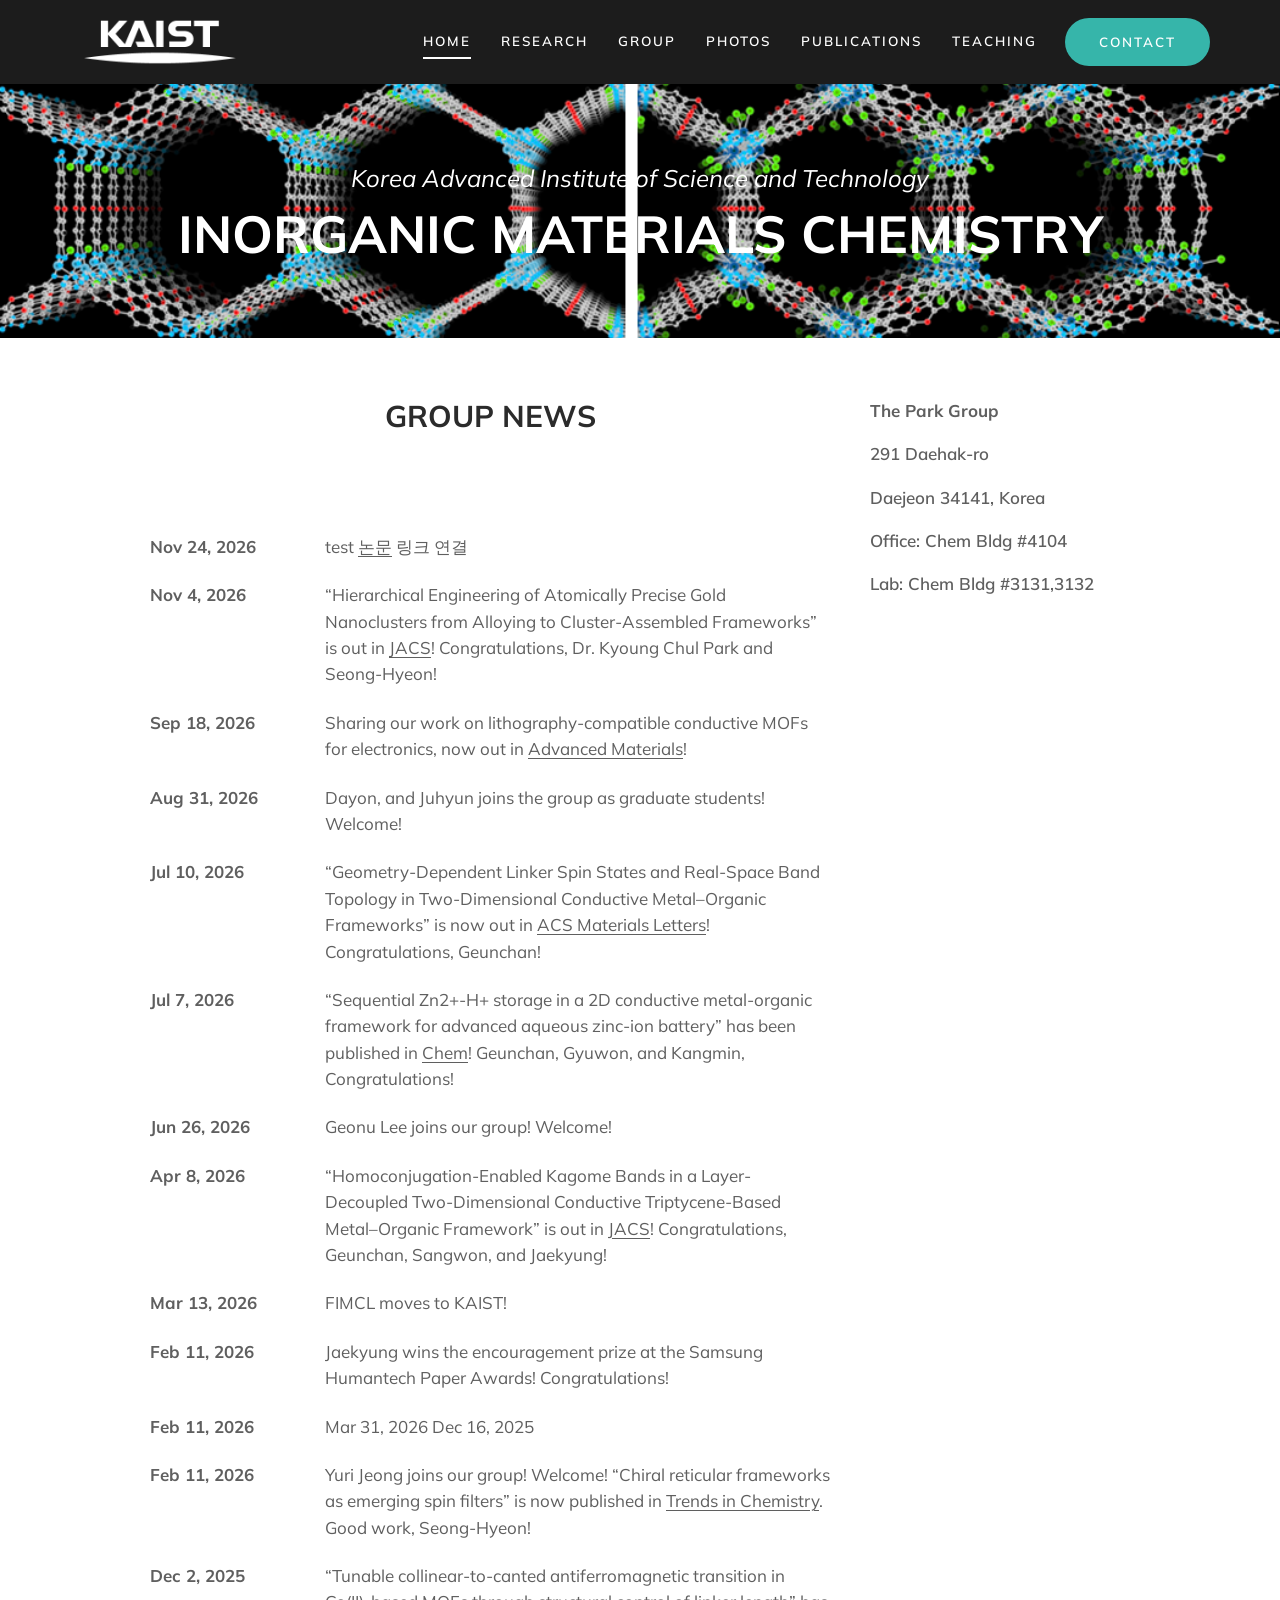
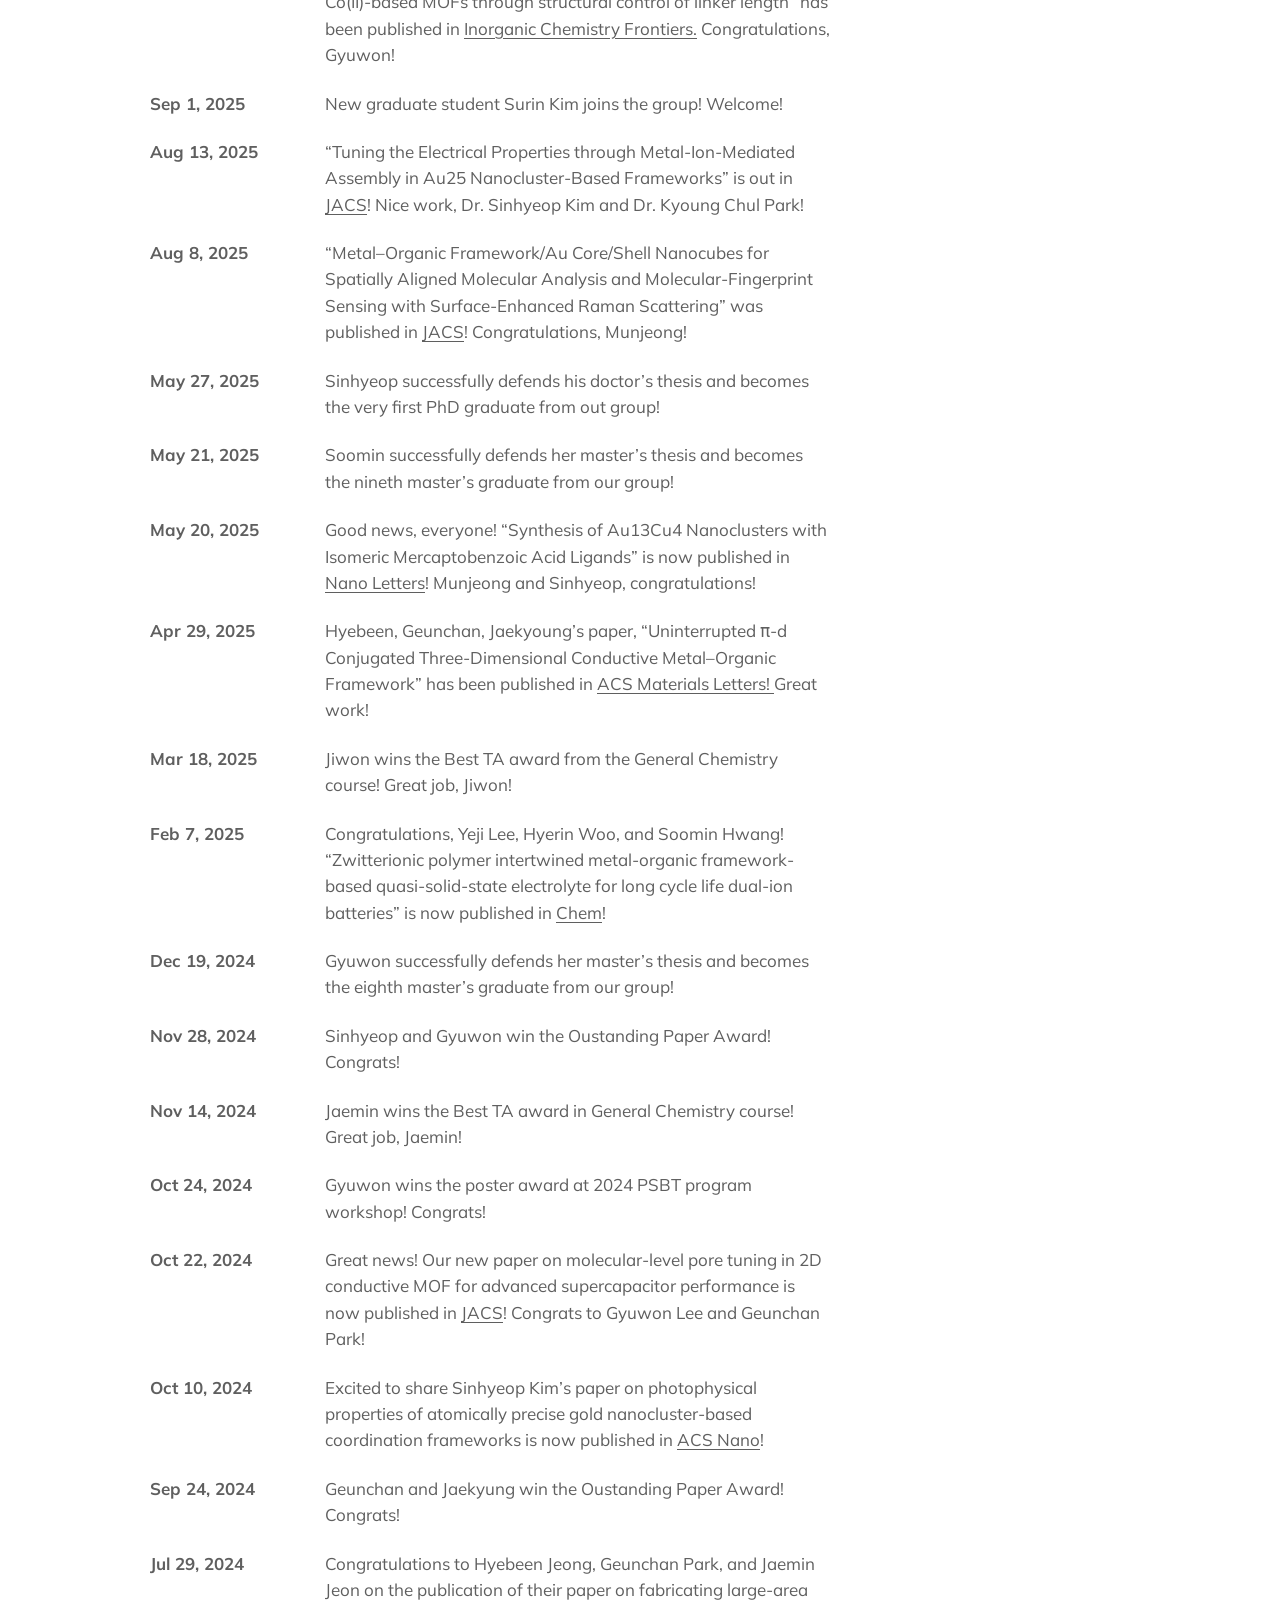
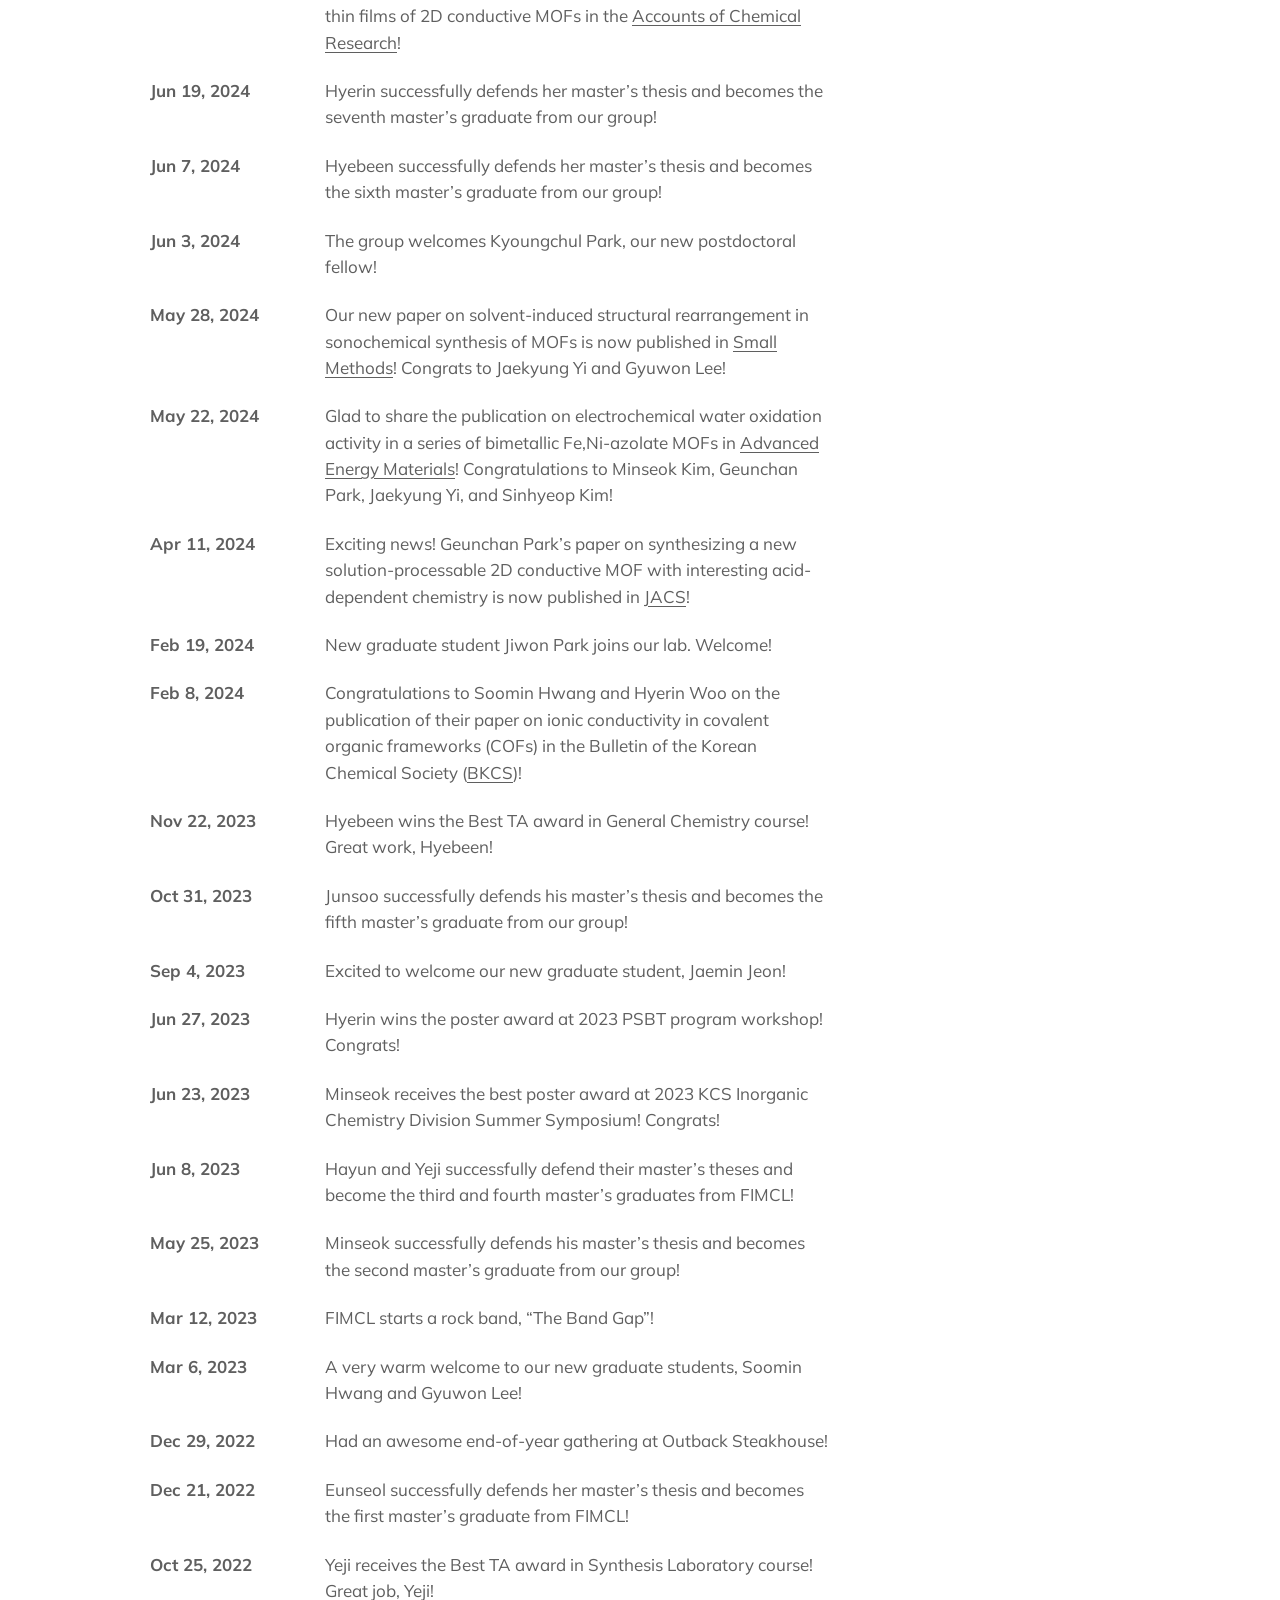
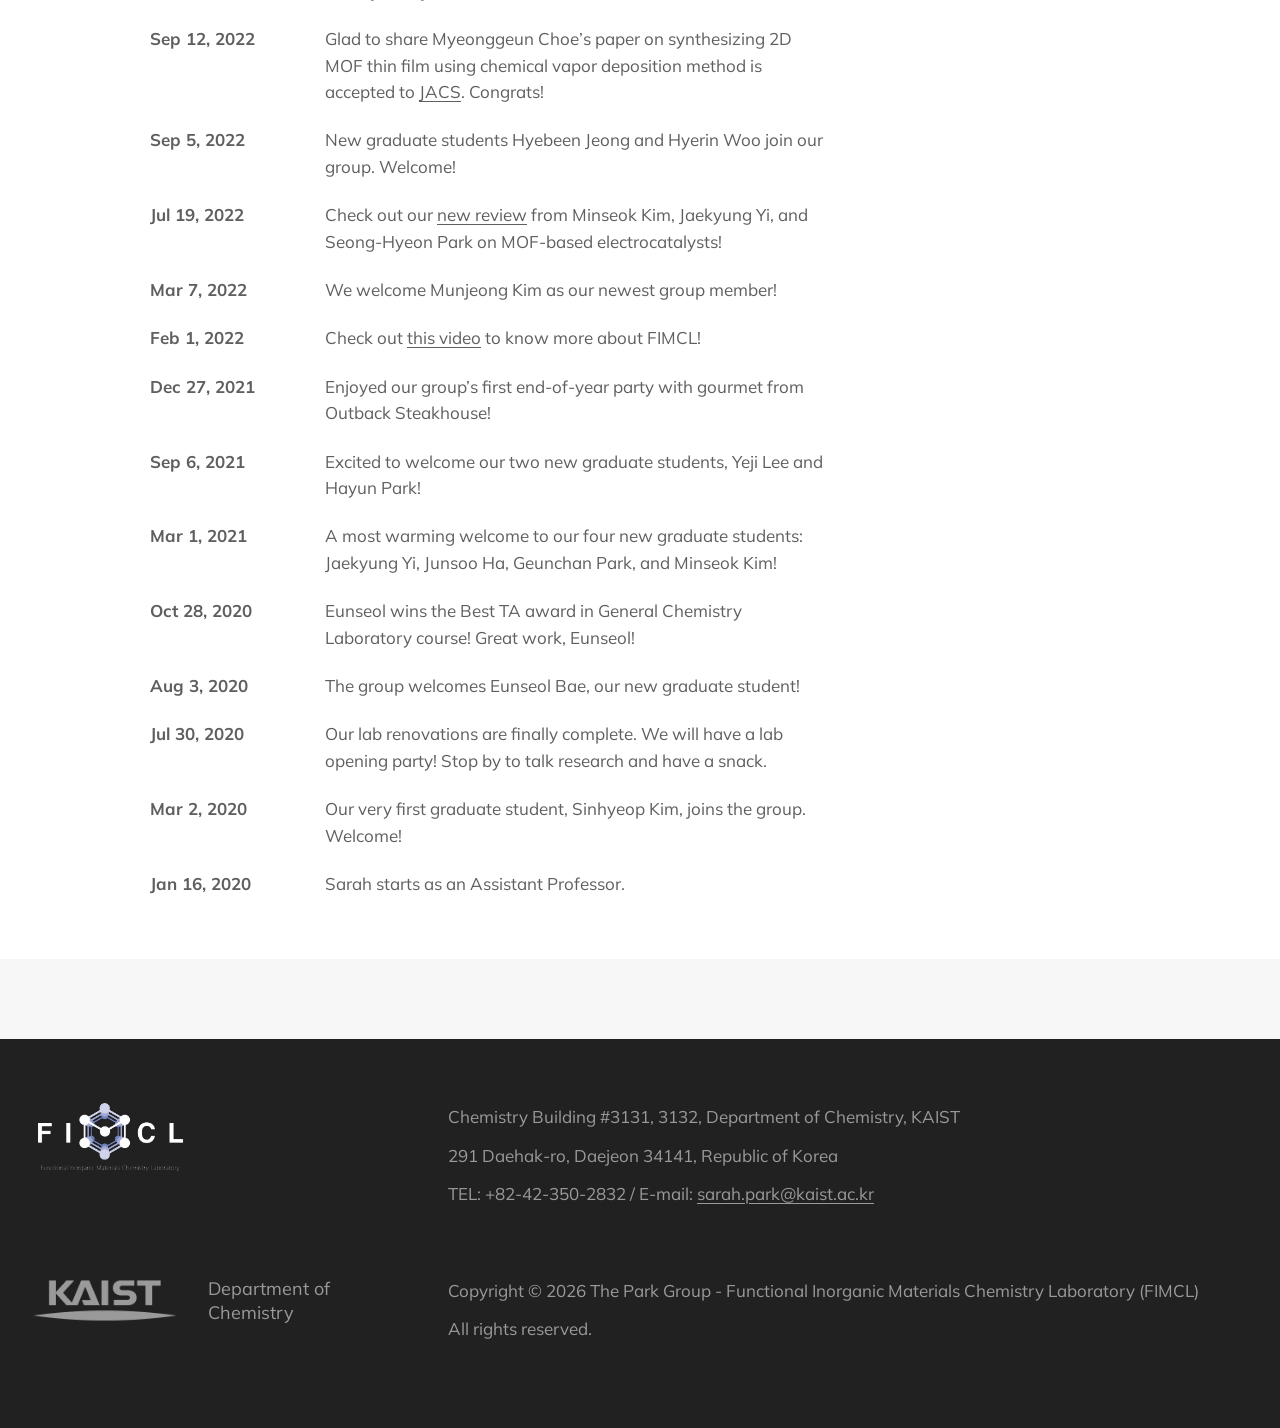
<file: index.html>
<!DOCTYPE html>
<html lang="en">
<head>
<meta charset="utf-8">
<meta name="viewport" content="width=device-width, initial-scale=1">
<title>Park Research Group — KAIST</title>
<meta name="description" content="FIMCL - Park Research Group @ KAIST">
<link rel="stylesheet" href="css/site.css">
</head>
<body data-page="home">
<div id="site-header"></div>
<main id="site-main"></main>
<div id="site-footer"></div>
<noscript><p class="empty-note">이 페이지를 보려면 JavaScript를 켜 주세요.</p></noscript>
<script src="js/vendor/marked.umd.js"></script>
<script src="js/site.js"></script>
</body>
</html>
</file>
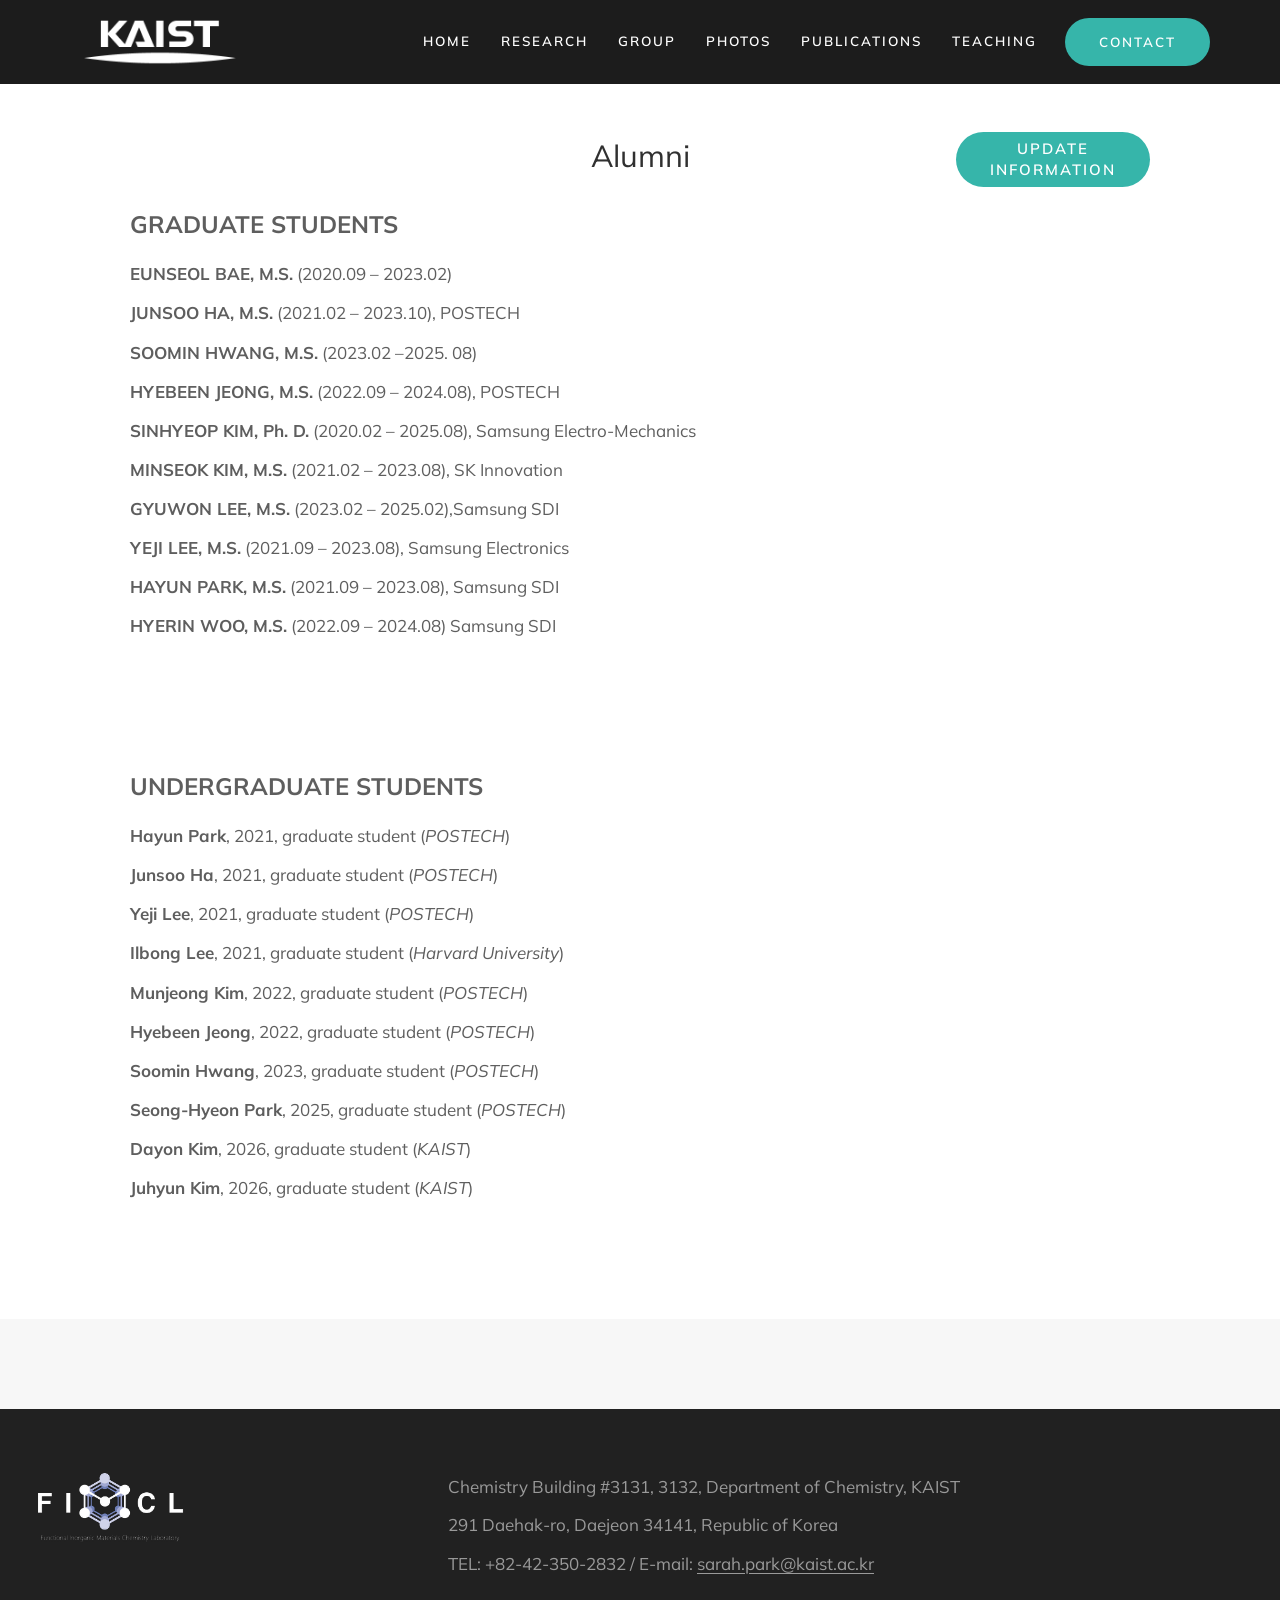
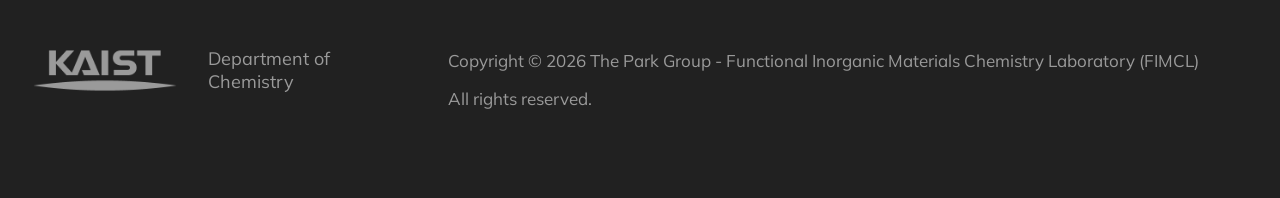
<file: alumni.html>
<!DOCTYPE html>
<html lang="en">
<head>
<meta charset="utf-8">
<meta name="viewport" content="width=device-width, initial-scale=1">
<title>Alumni — Park Group</title>
<meta name="description" content="FIMCL - Park Research Group @ KAIST">
<link rel="stylesheet" href="css/site.css">
</head>
<body data-page="alumni">
<div id="site-header"></div>
<main id="site-main"></main>
<div id="site-footer"></div>
<noscript><p class="empty-note">이 페이지를 보려면 JavaScript를 켜 주세요.</p></noscript>
<script src="js/vendor/marked.umd.js"></script>
<script src="js/site.js"></script>
</body>
</html>
</file>
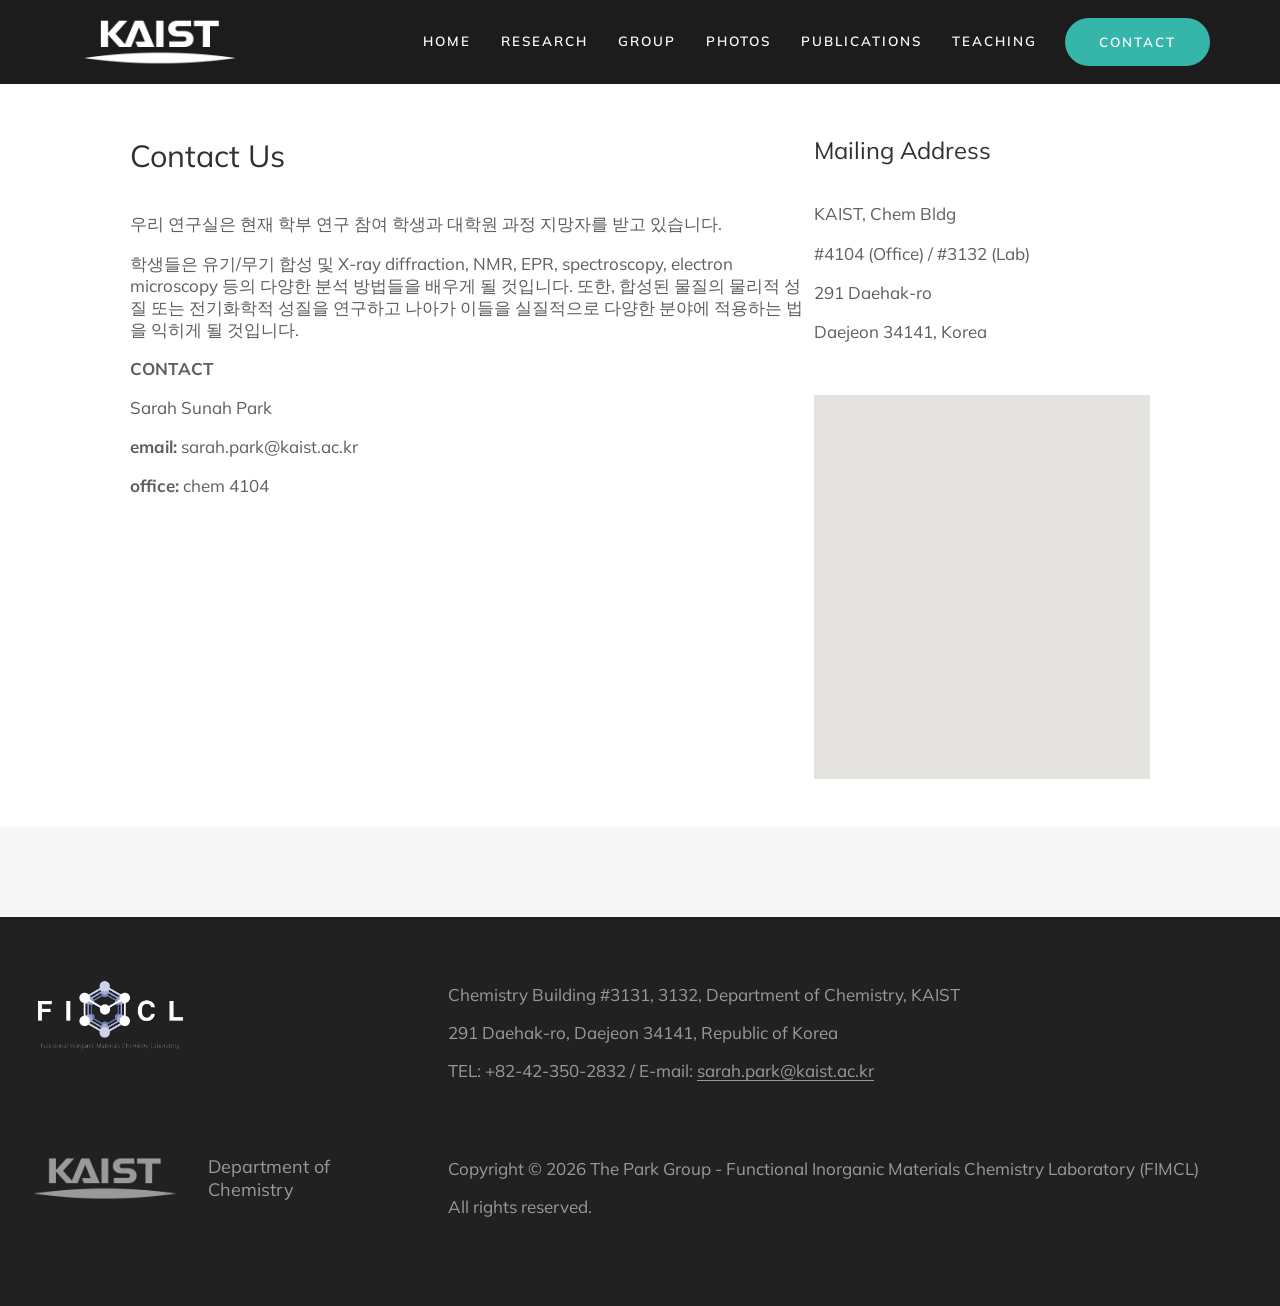
<file: contact.html>
<!DOCTYPE html>
<html lang="en">
<head>
<meta charset="utf-8">
<meta name="viewport" content="width=device-width, initial-scale=1">
<title>Contact — Park Group</title>
<meta name="description" content="FIMCL - Park Research Group @ KAIST">
<link rel="stylesheet" href="css/site.css">
</head>
<body data-page="contact">
<div id="site-header"></div>
<main id="site-main"></main>
<div id="site-footer"></div>
<noscript><p class="empty-note">이 페이지를 보려면 JavaScript를 켜 주세요.</p></noscript>
<script src="js/vendor/marked.umd.js"></script>
<script src="js/site.js"></script>
</body>
</html>
</file>
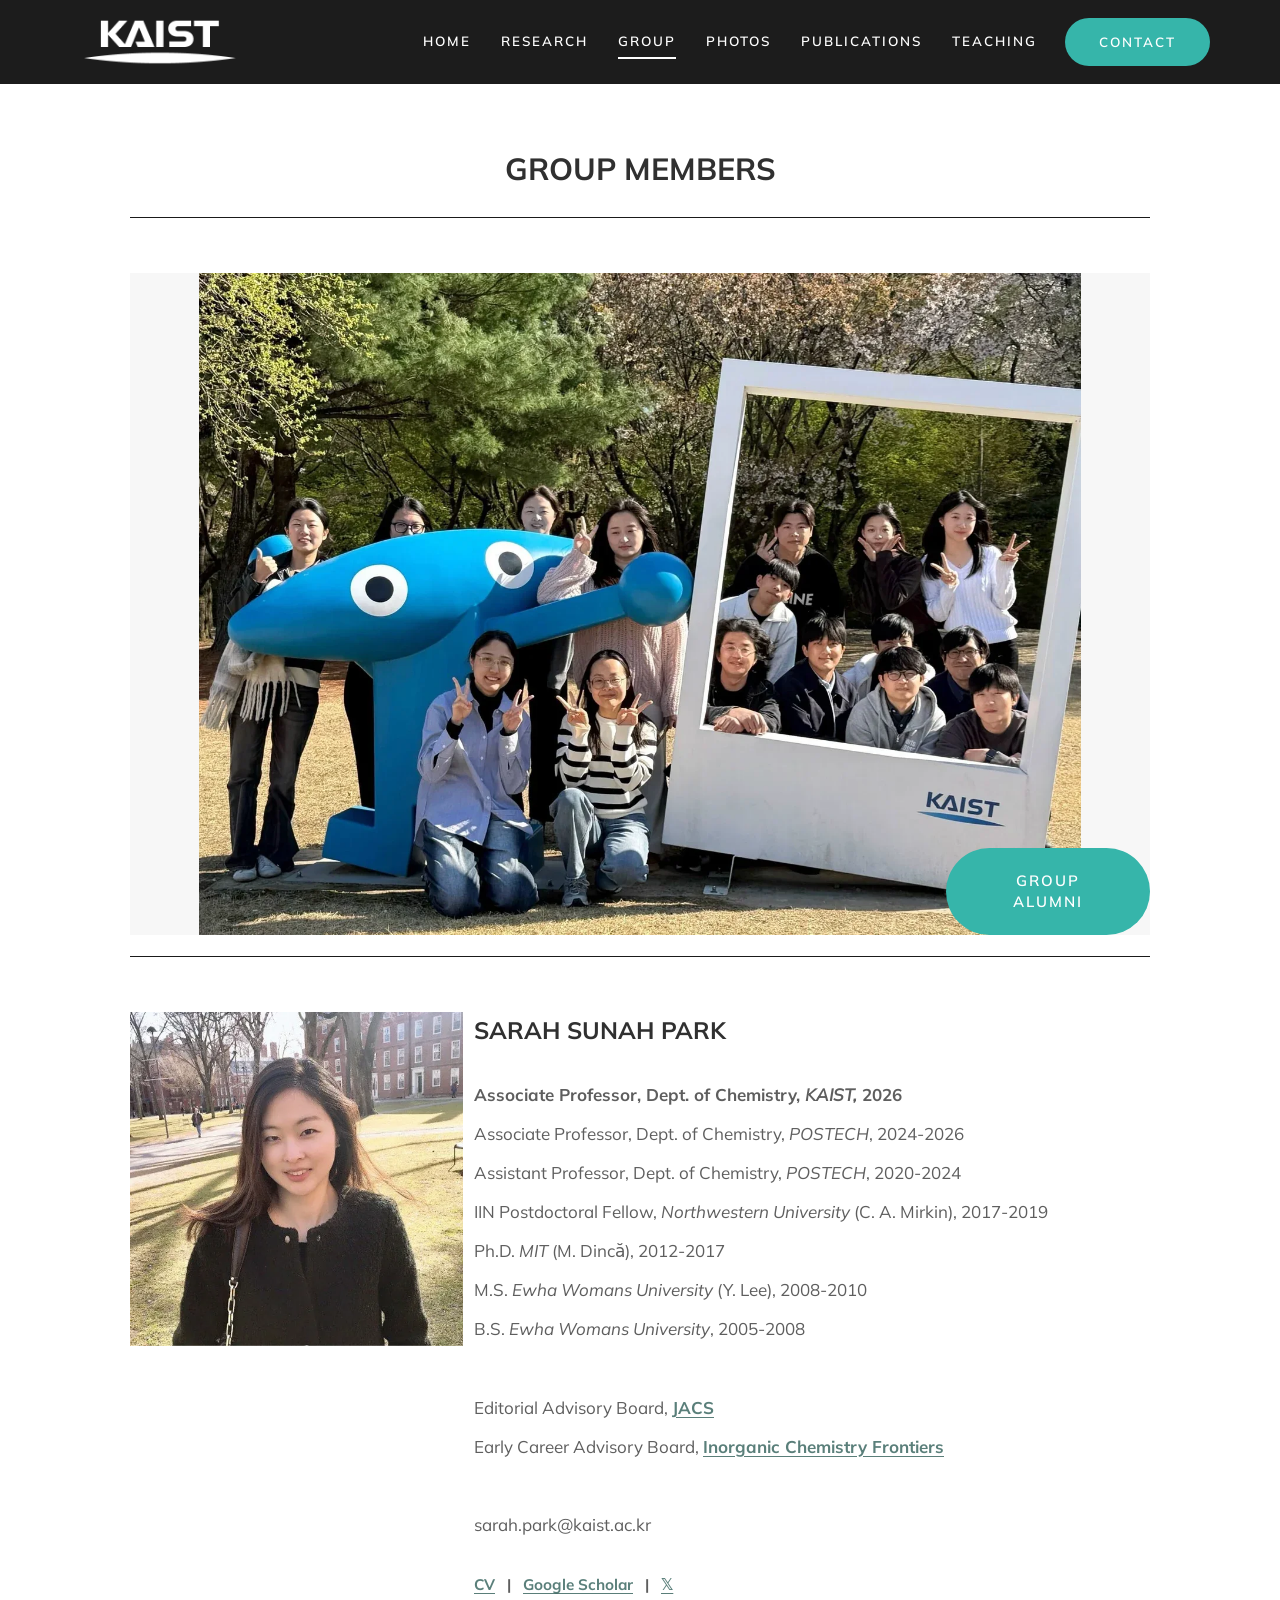
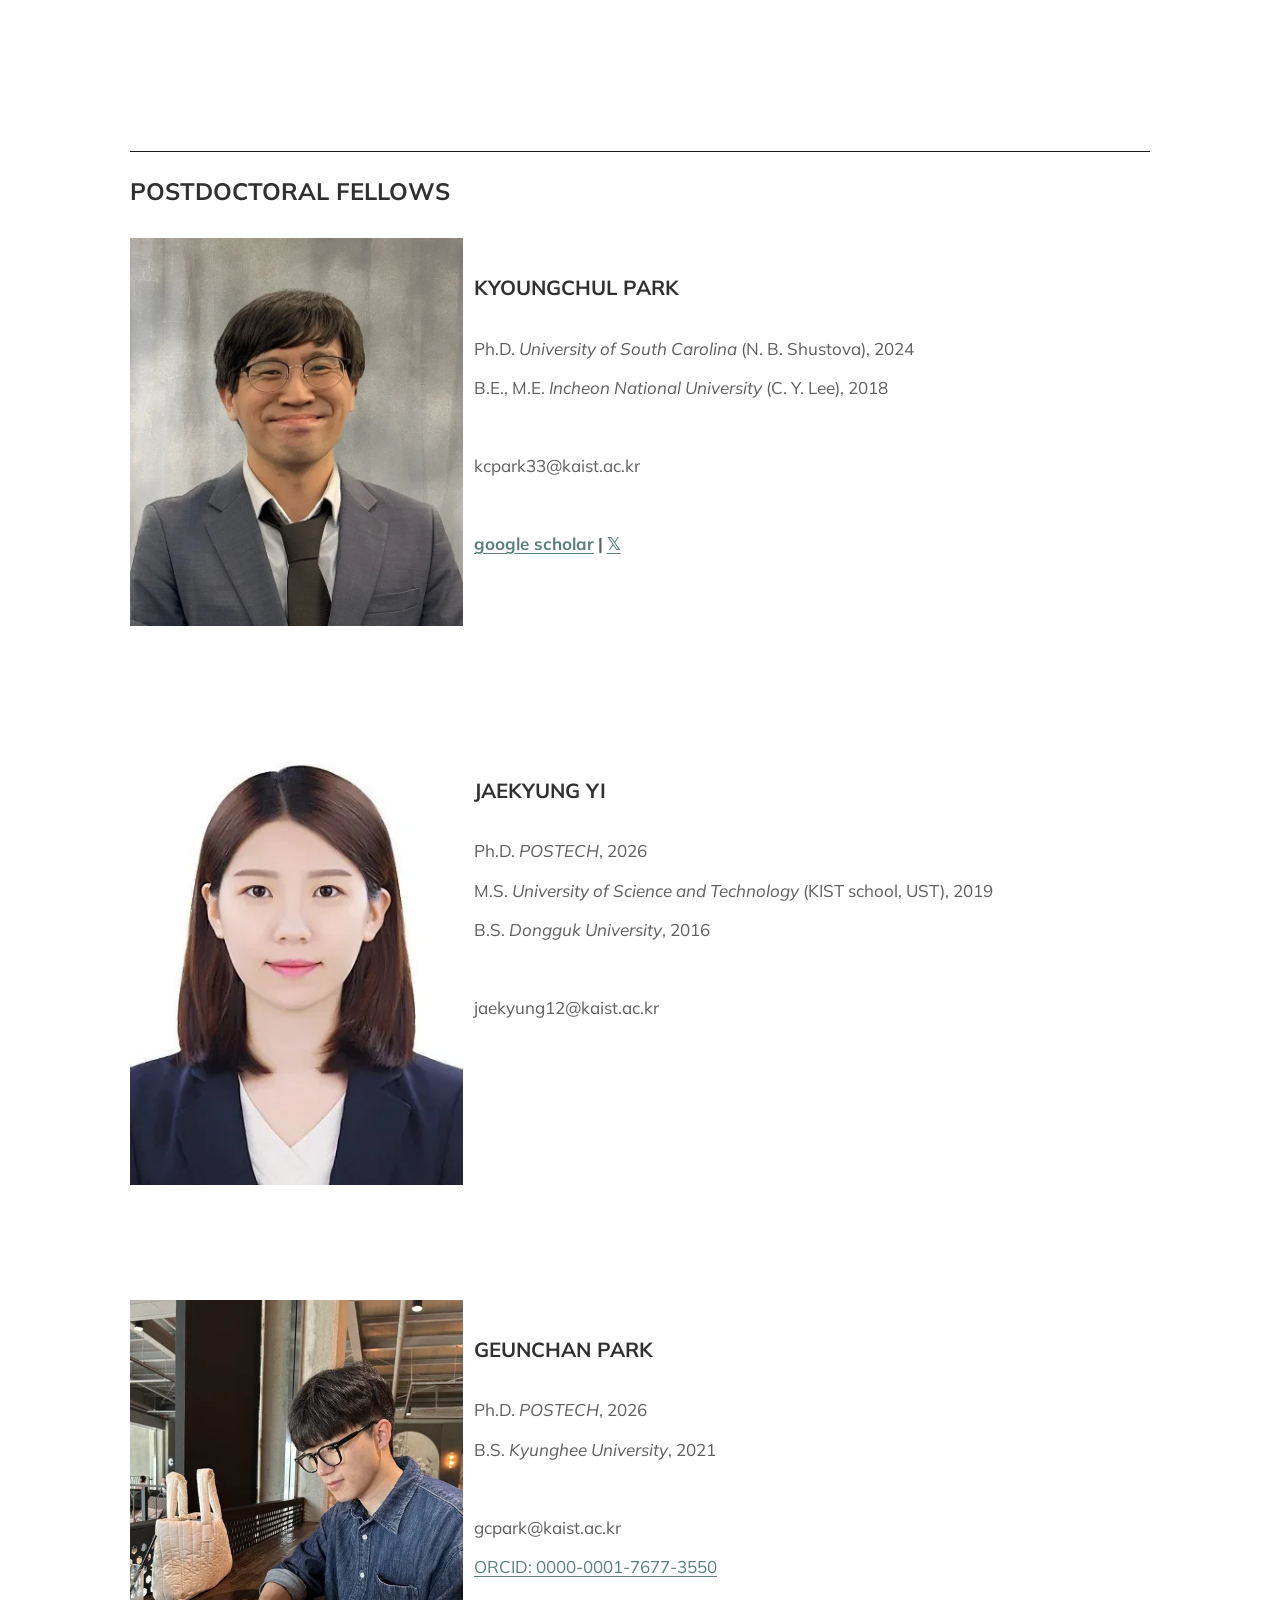
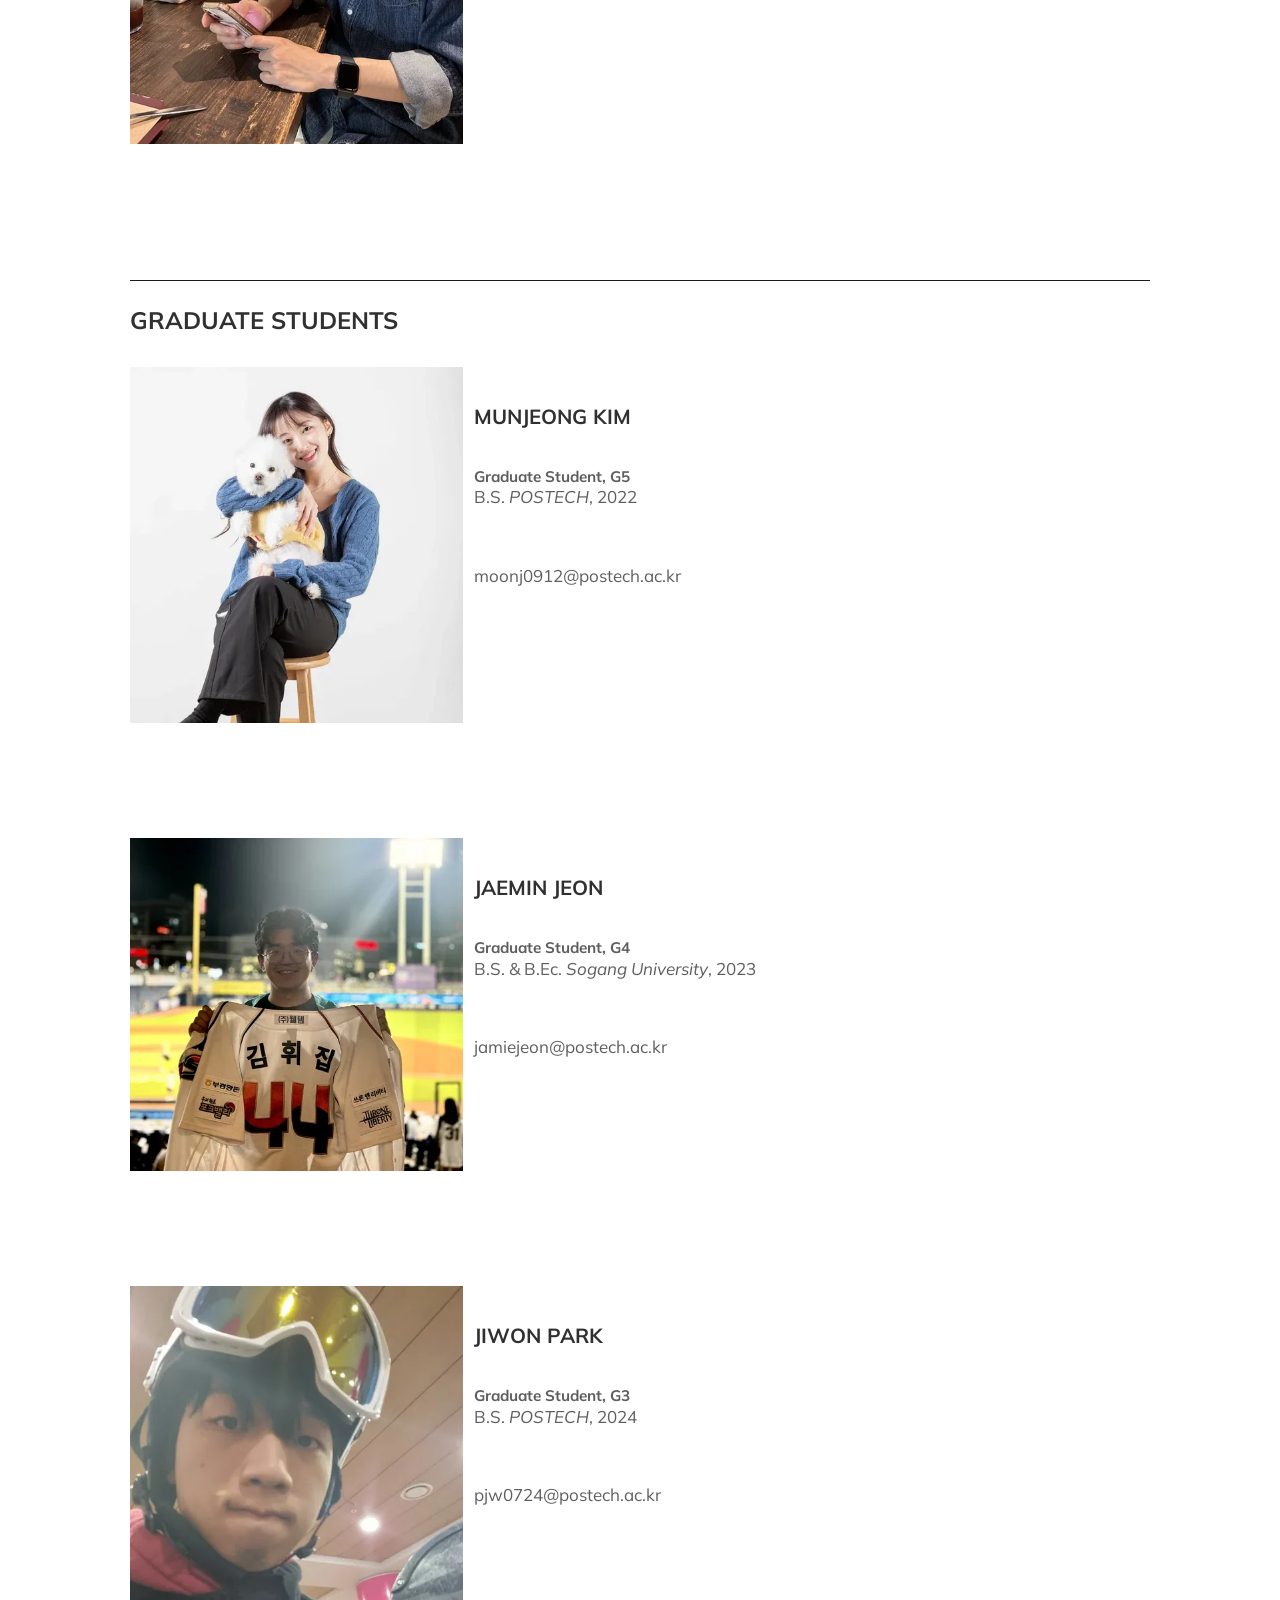
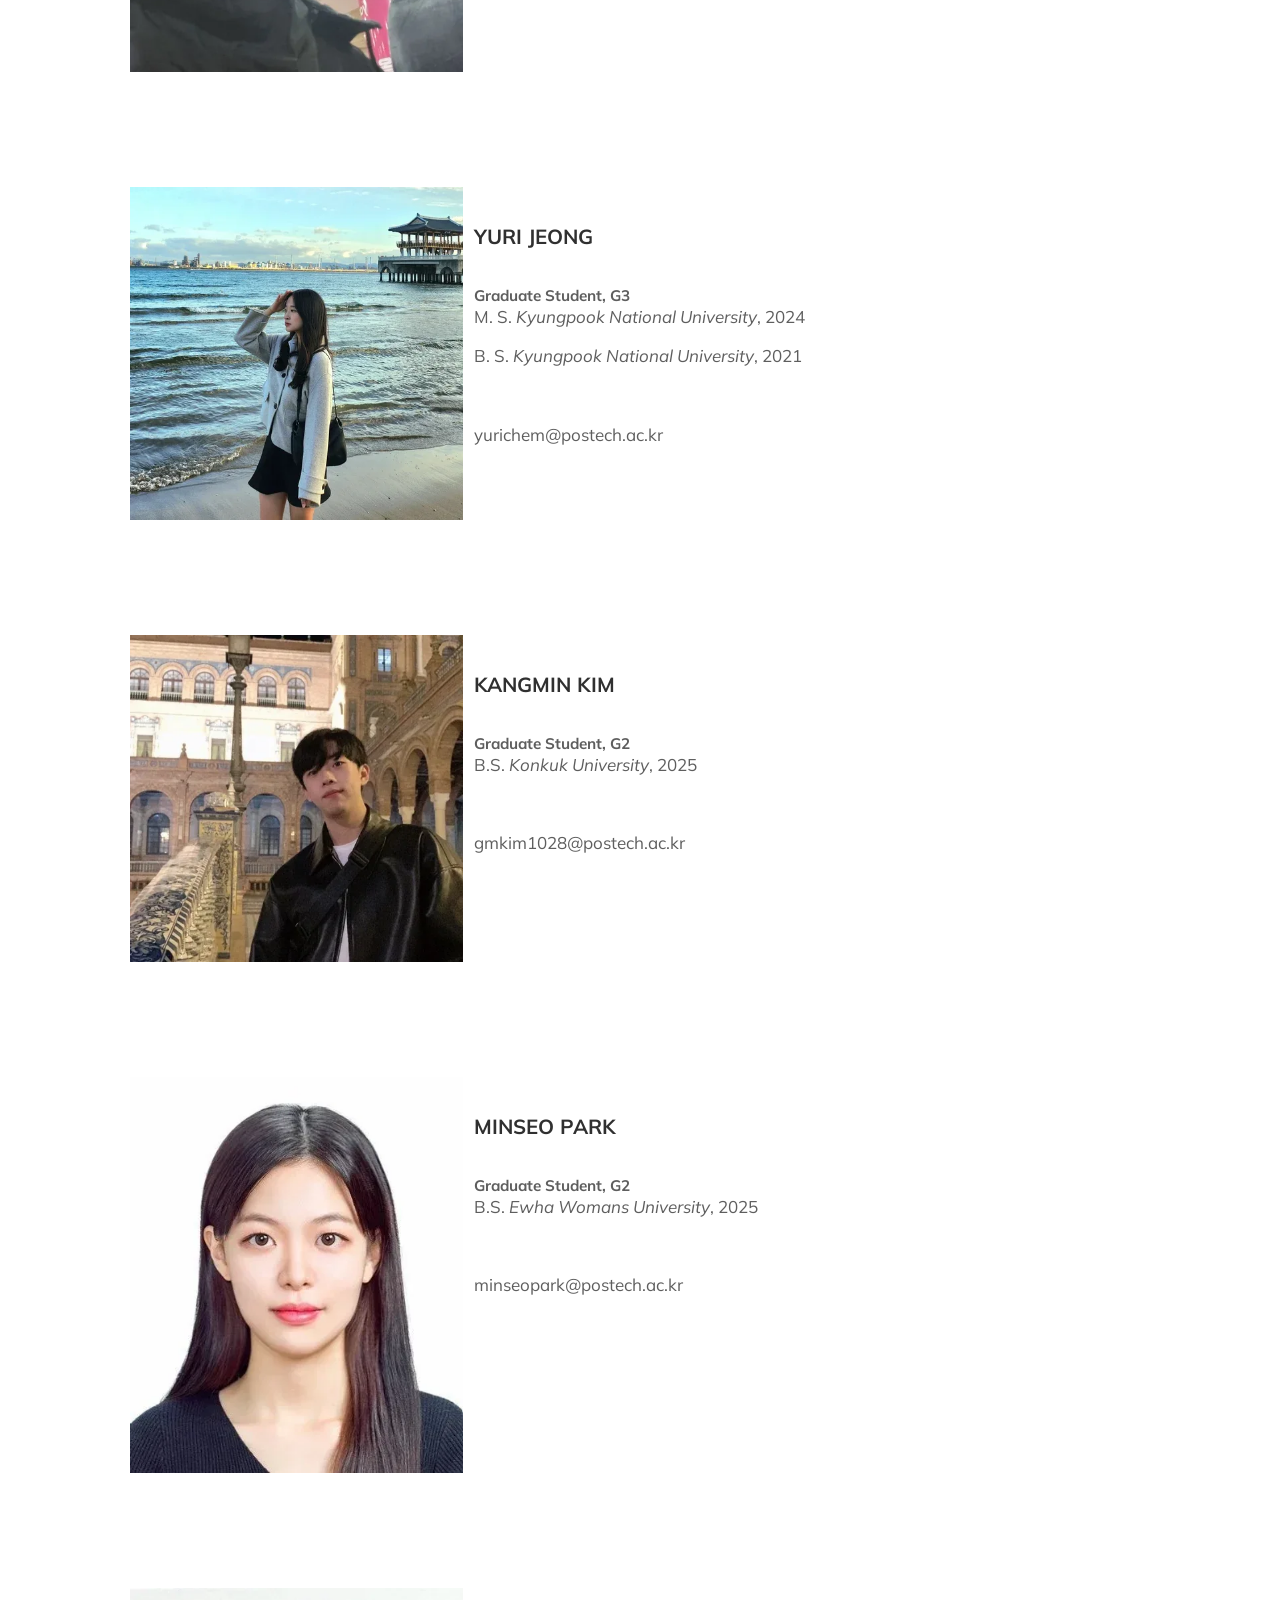
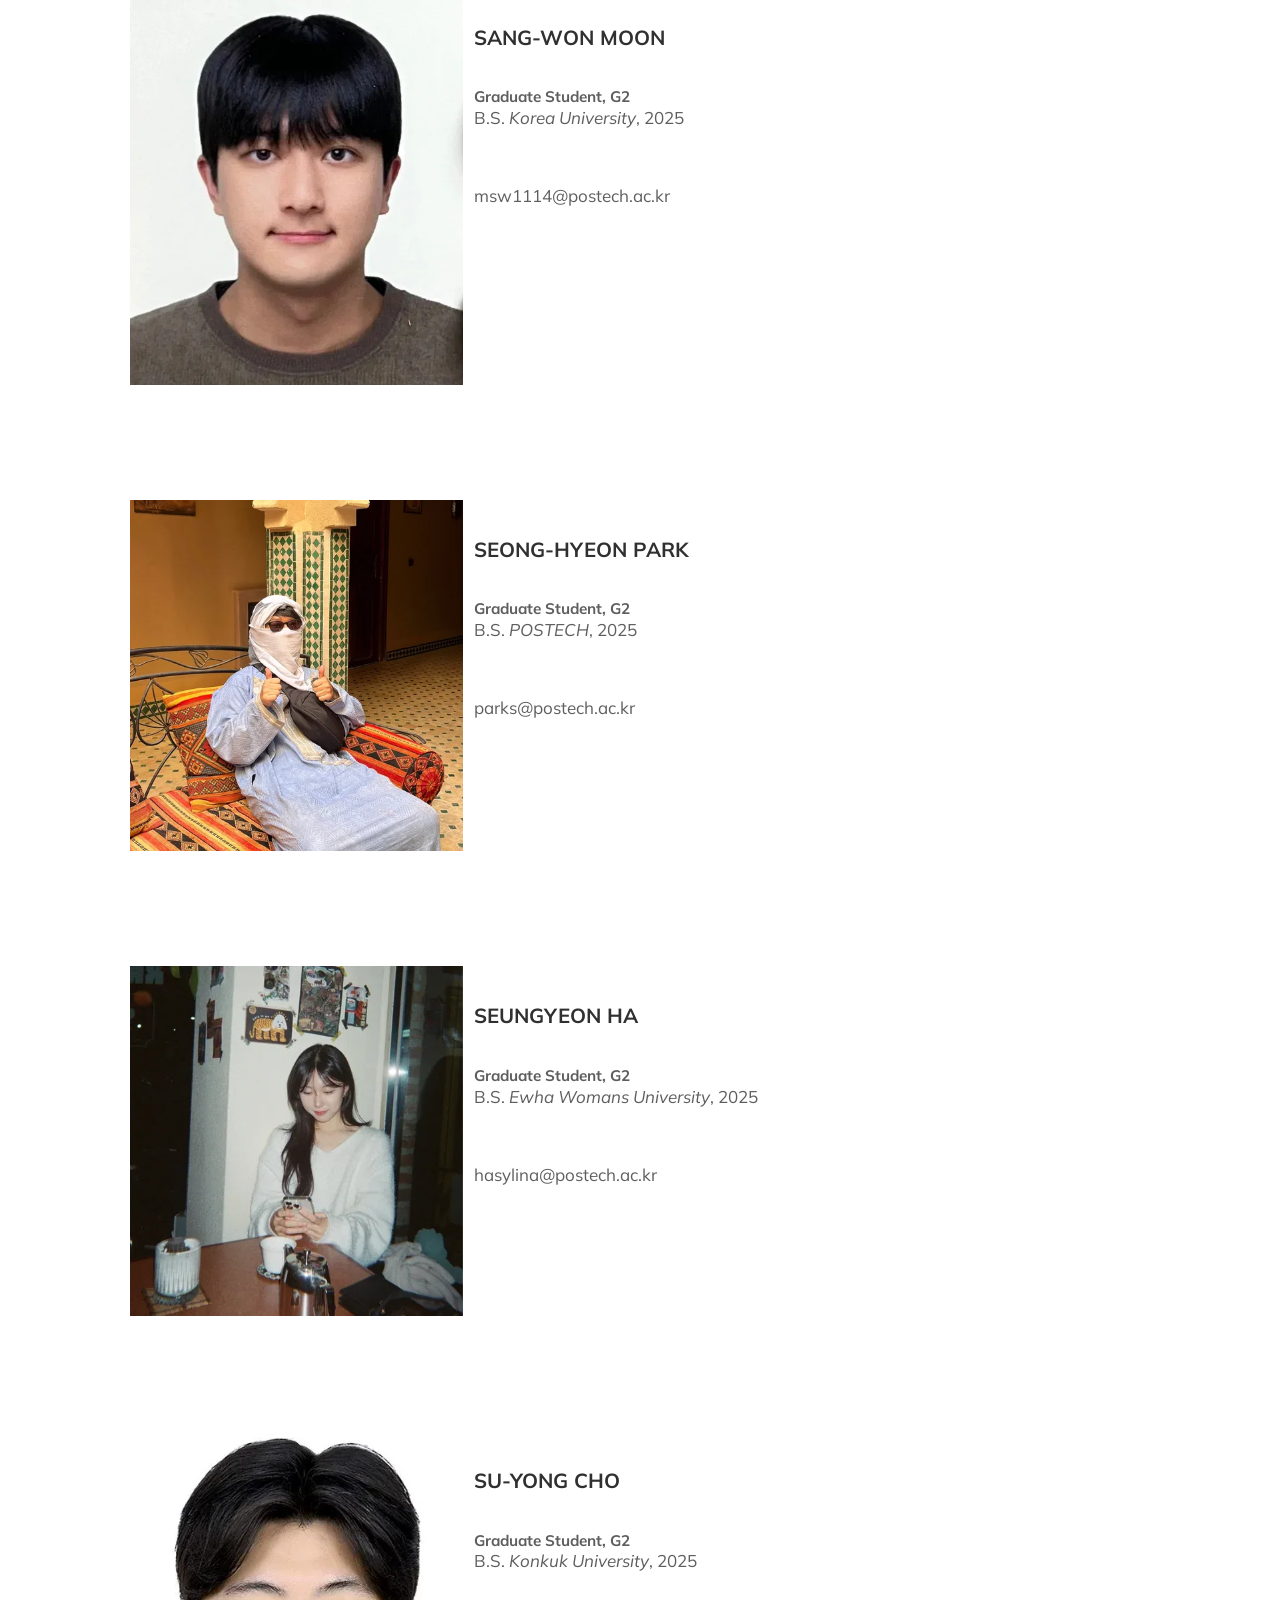
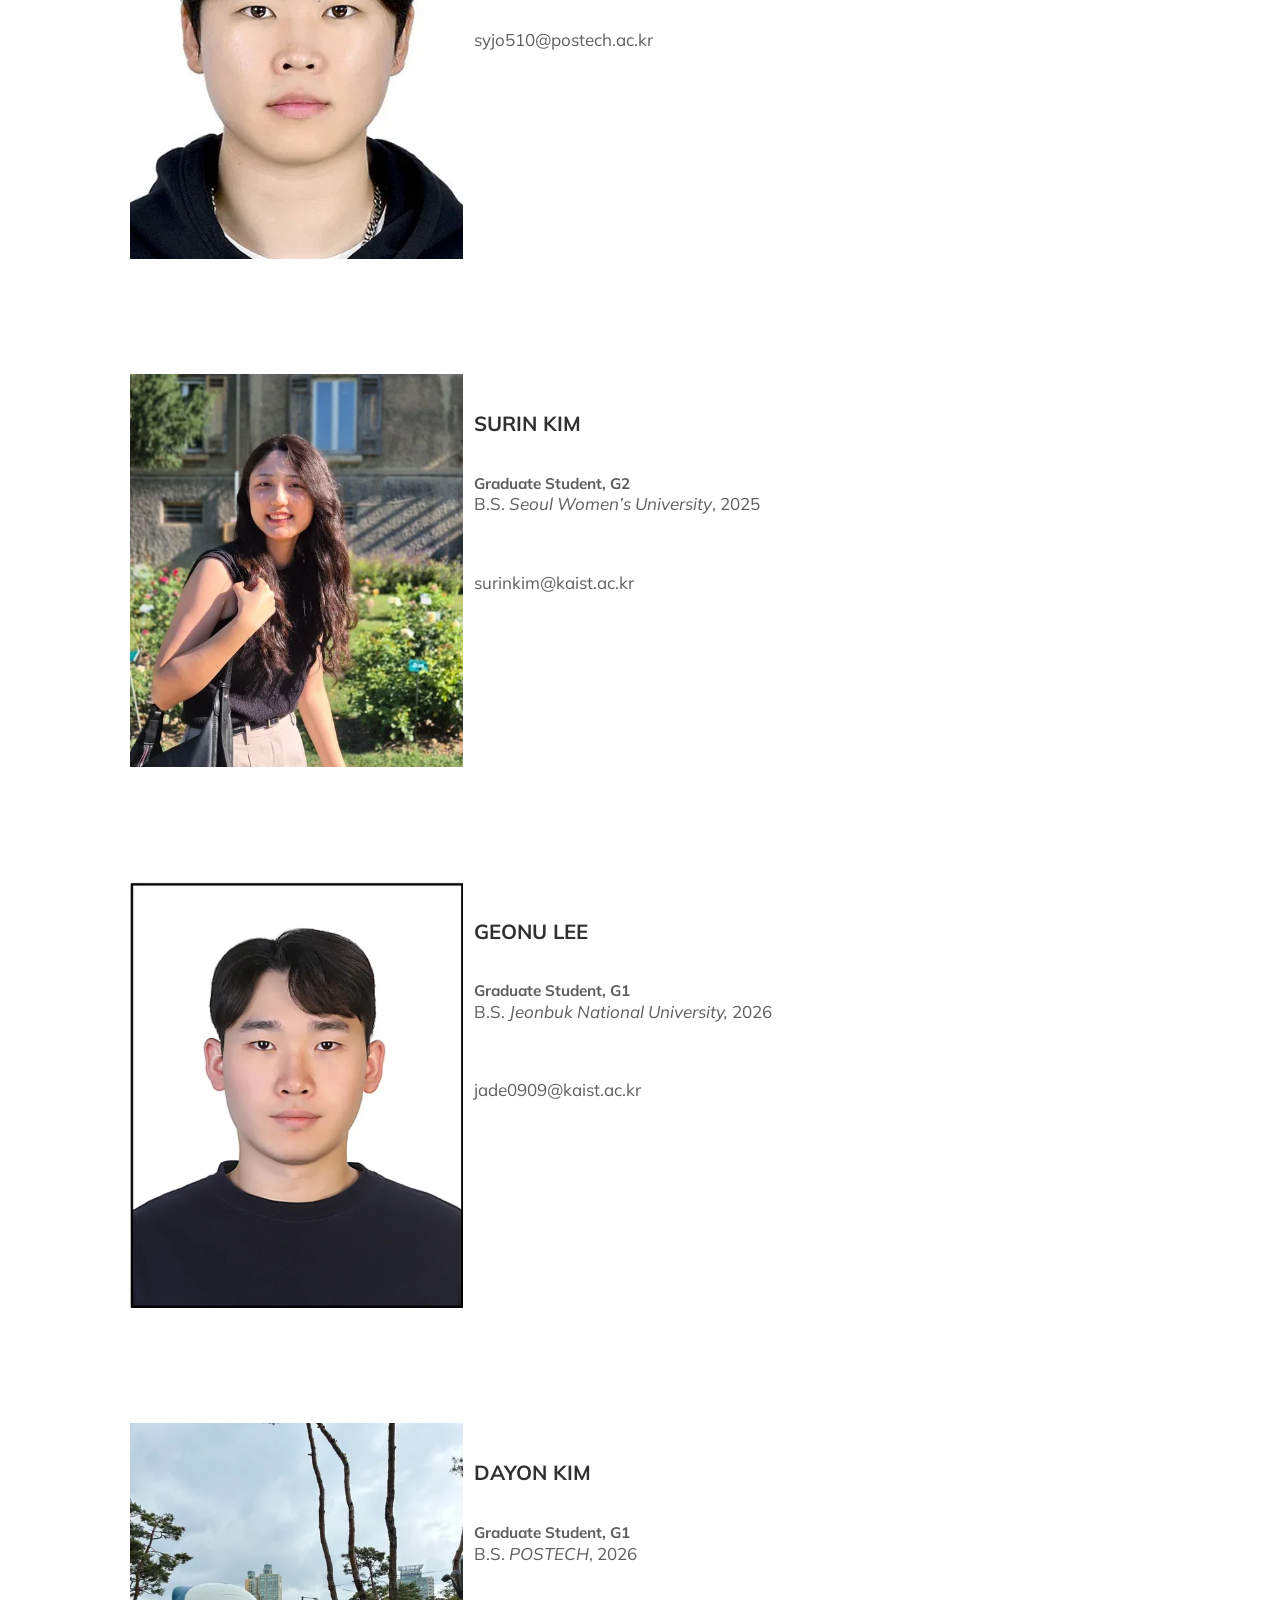
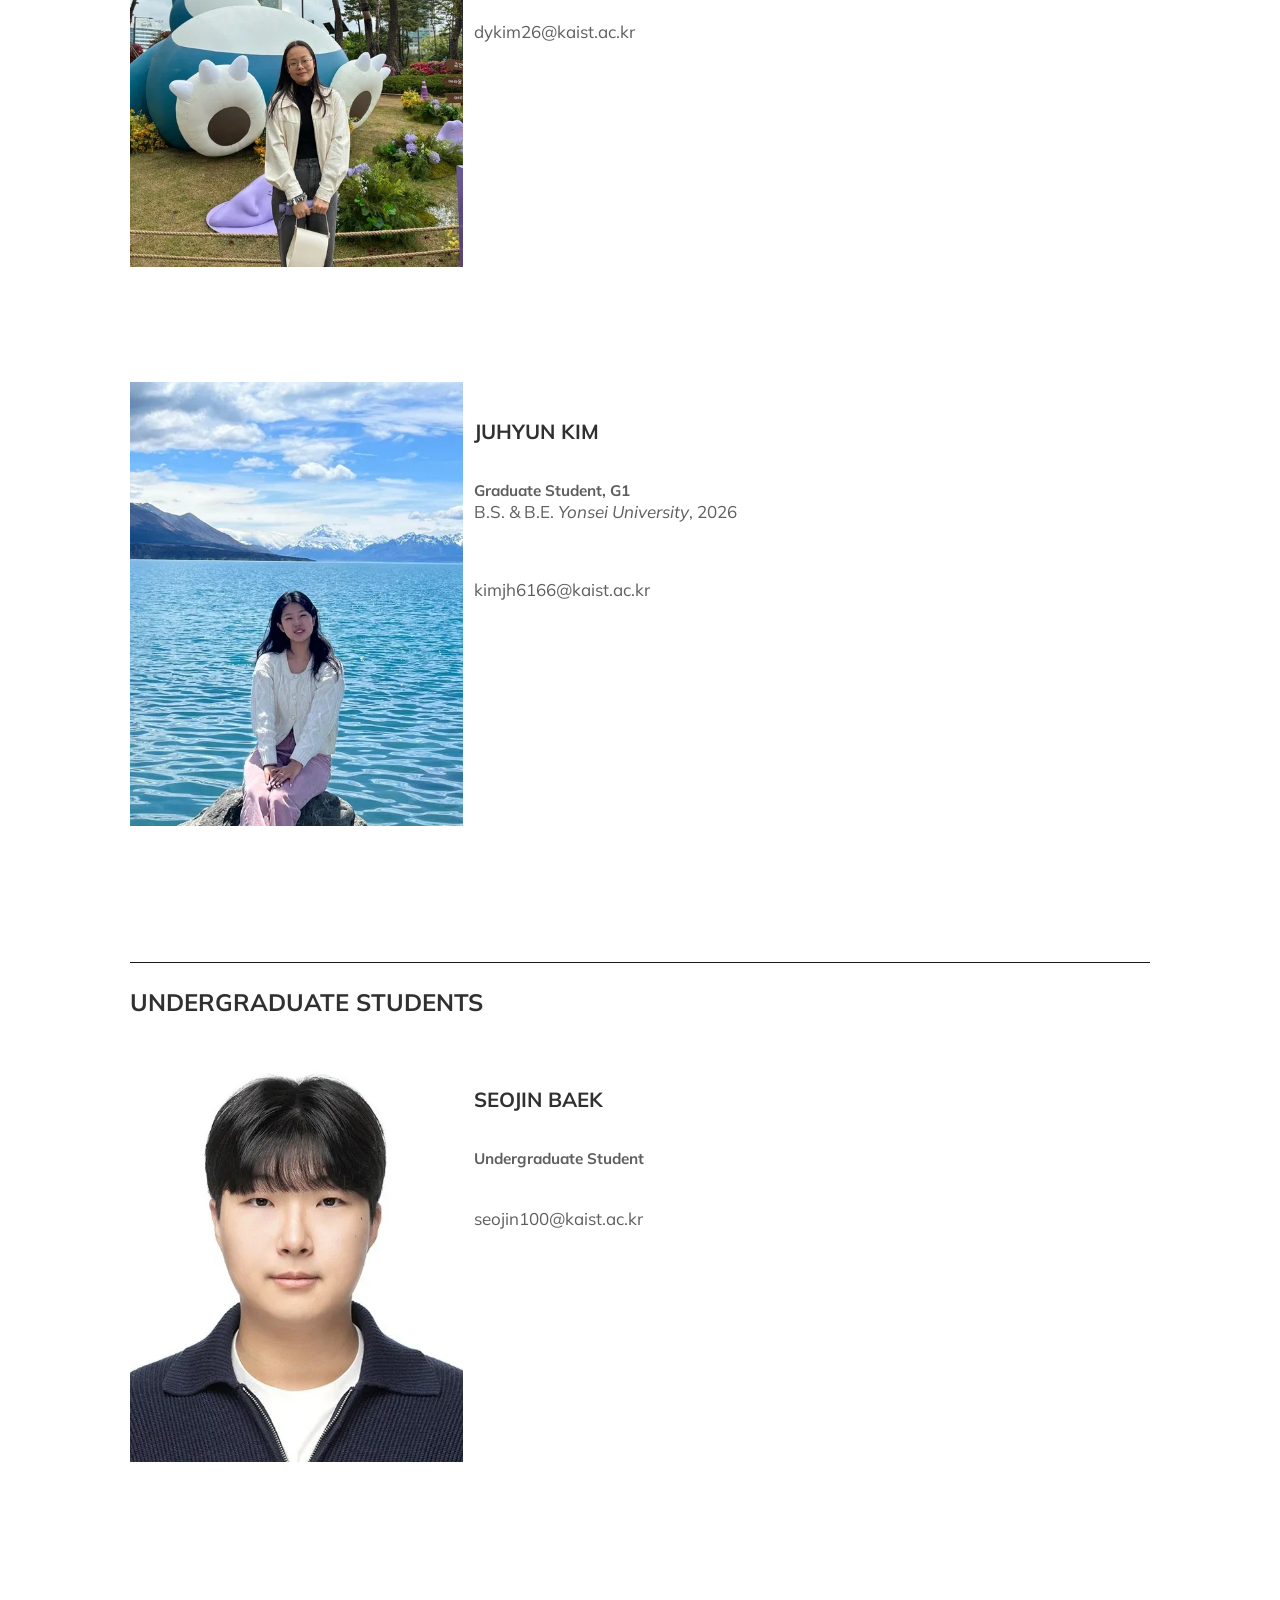
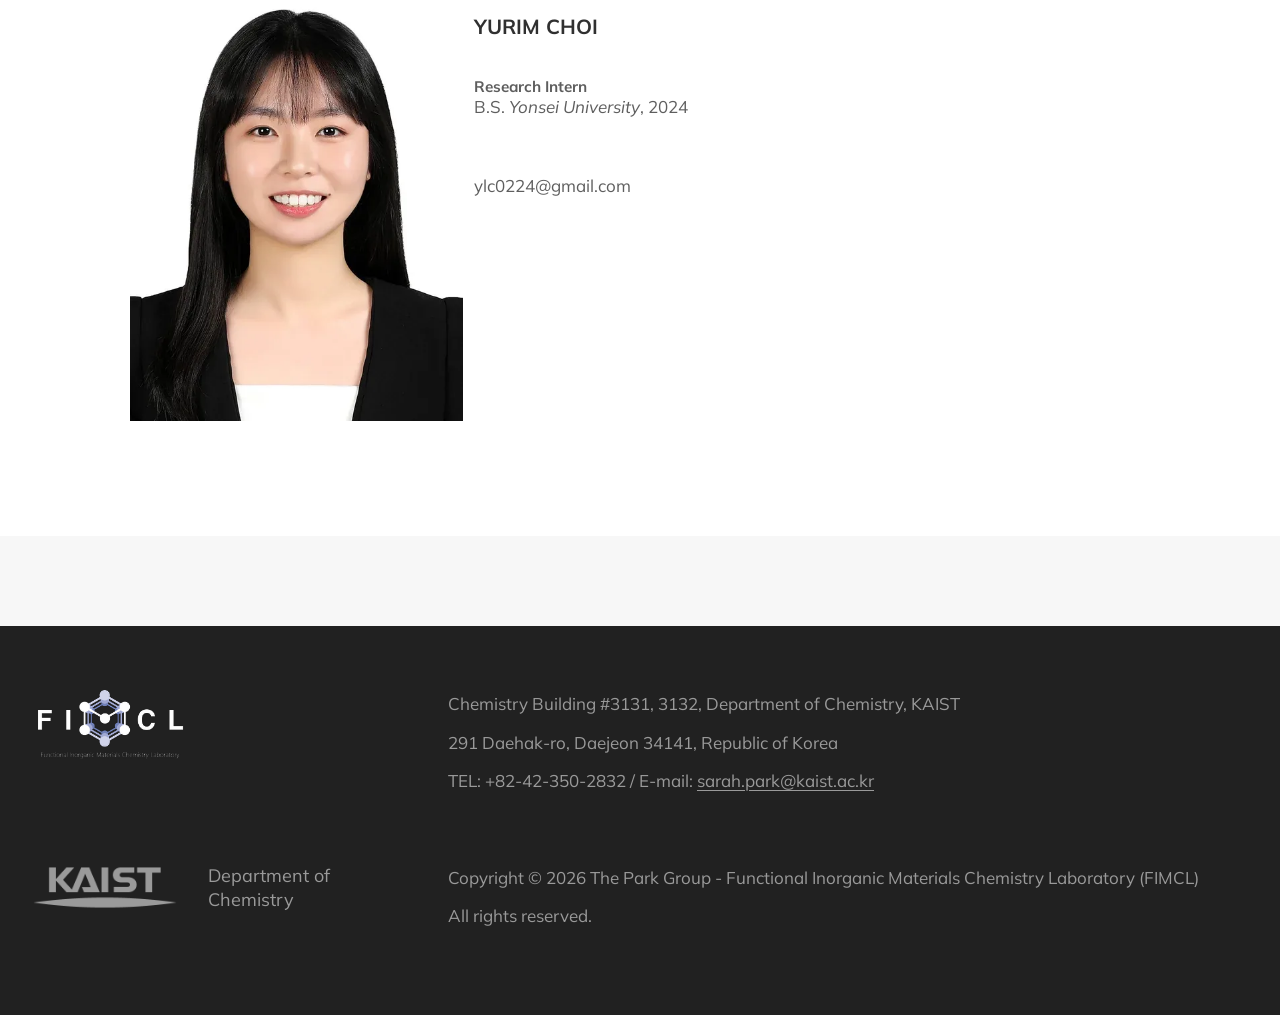
<file: group.html>
<!DOCTYPE html>
<html lang="en">
<head>
<meta charset="utf-8">
<meta name="viewport" content="width=device-width, initial-scale=1">
<title>Group — Park Group</title>
<meta name="description" content="FIMCL - Park Research Group @ KAIST">
<link rel="stylesheet" href="css/site.css">
</head>
<body data-page="group">
<div id="site-header"></div>
<main id="site-main"></main>
<div id="site-footer"></div>
<noscript><p class="empty-note">이 페이지를 보려면 JavaScript를 켜 주세요.</p></noscript>
<script src="js/vendor/marked.umd.js"></script>
<script src="js/site.js"></script>
</body>
</html>
</file>
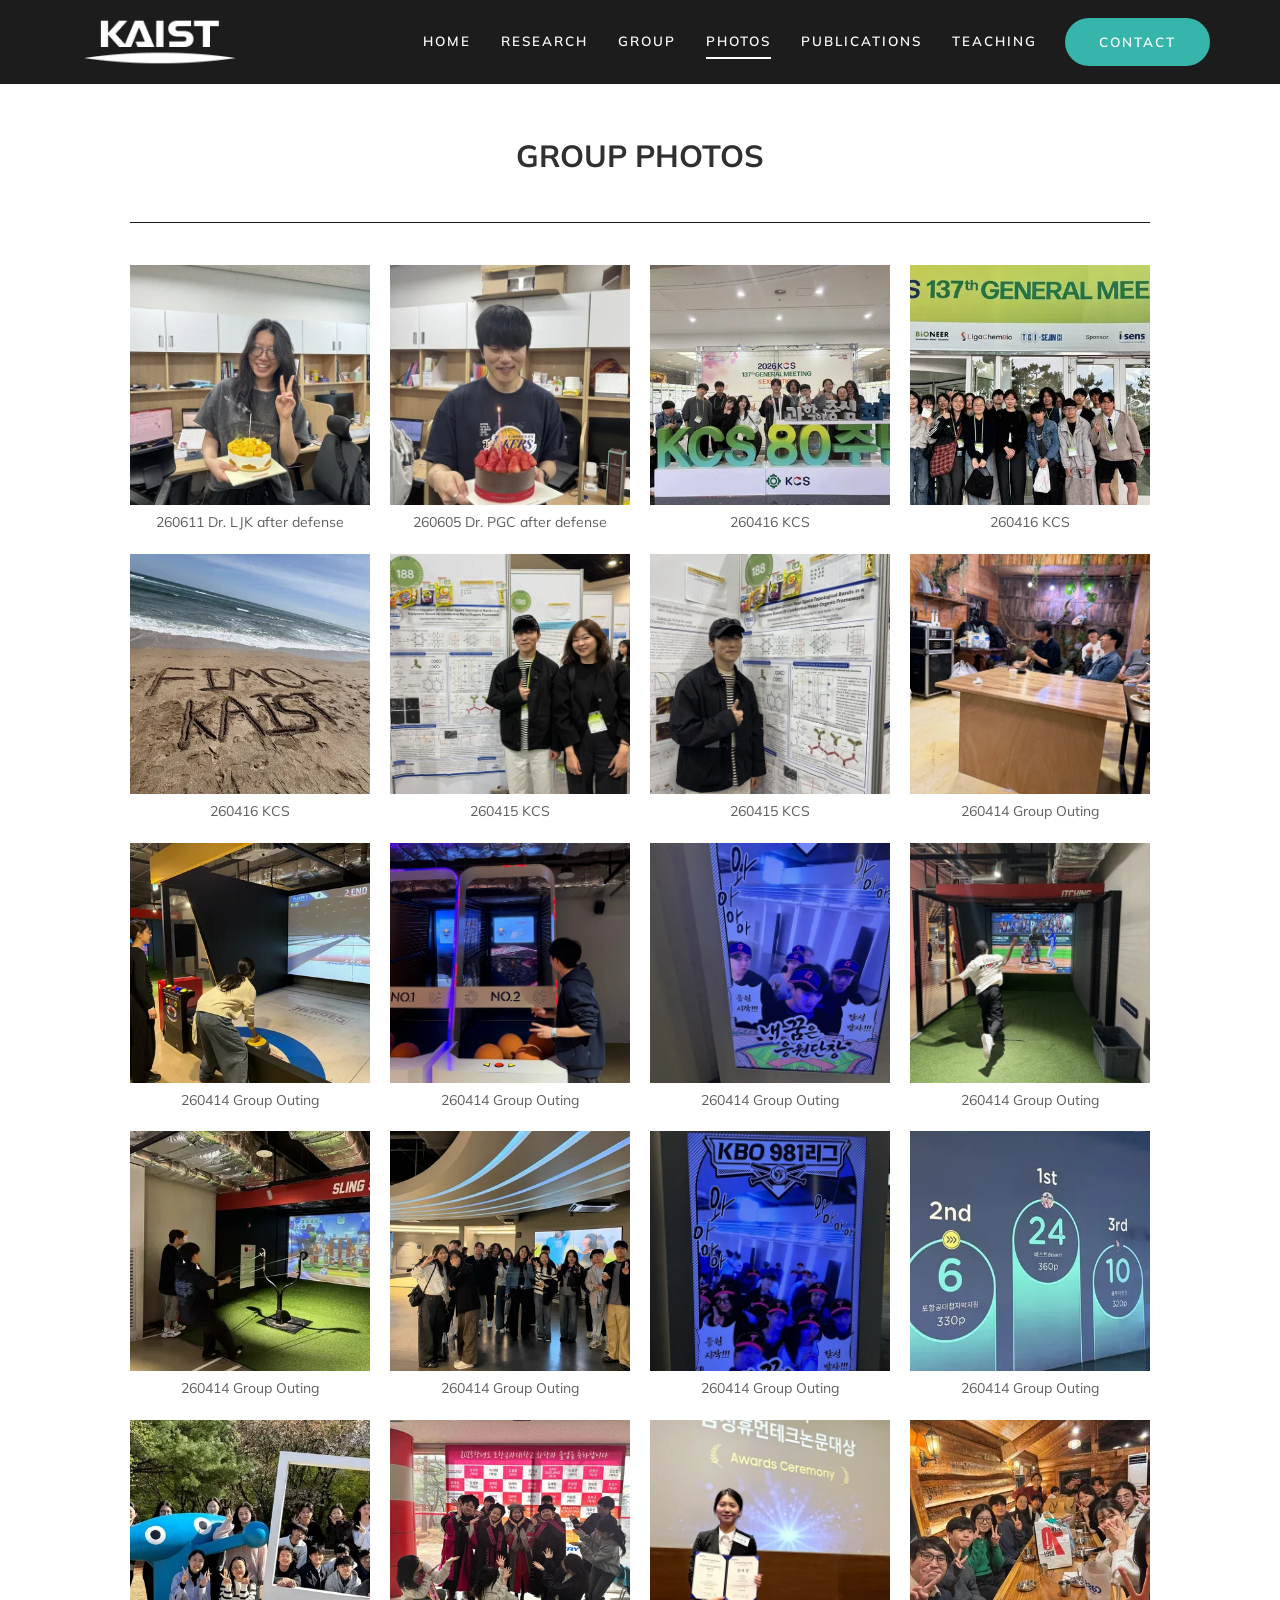
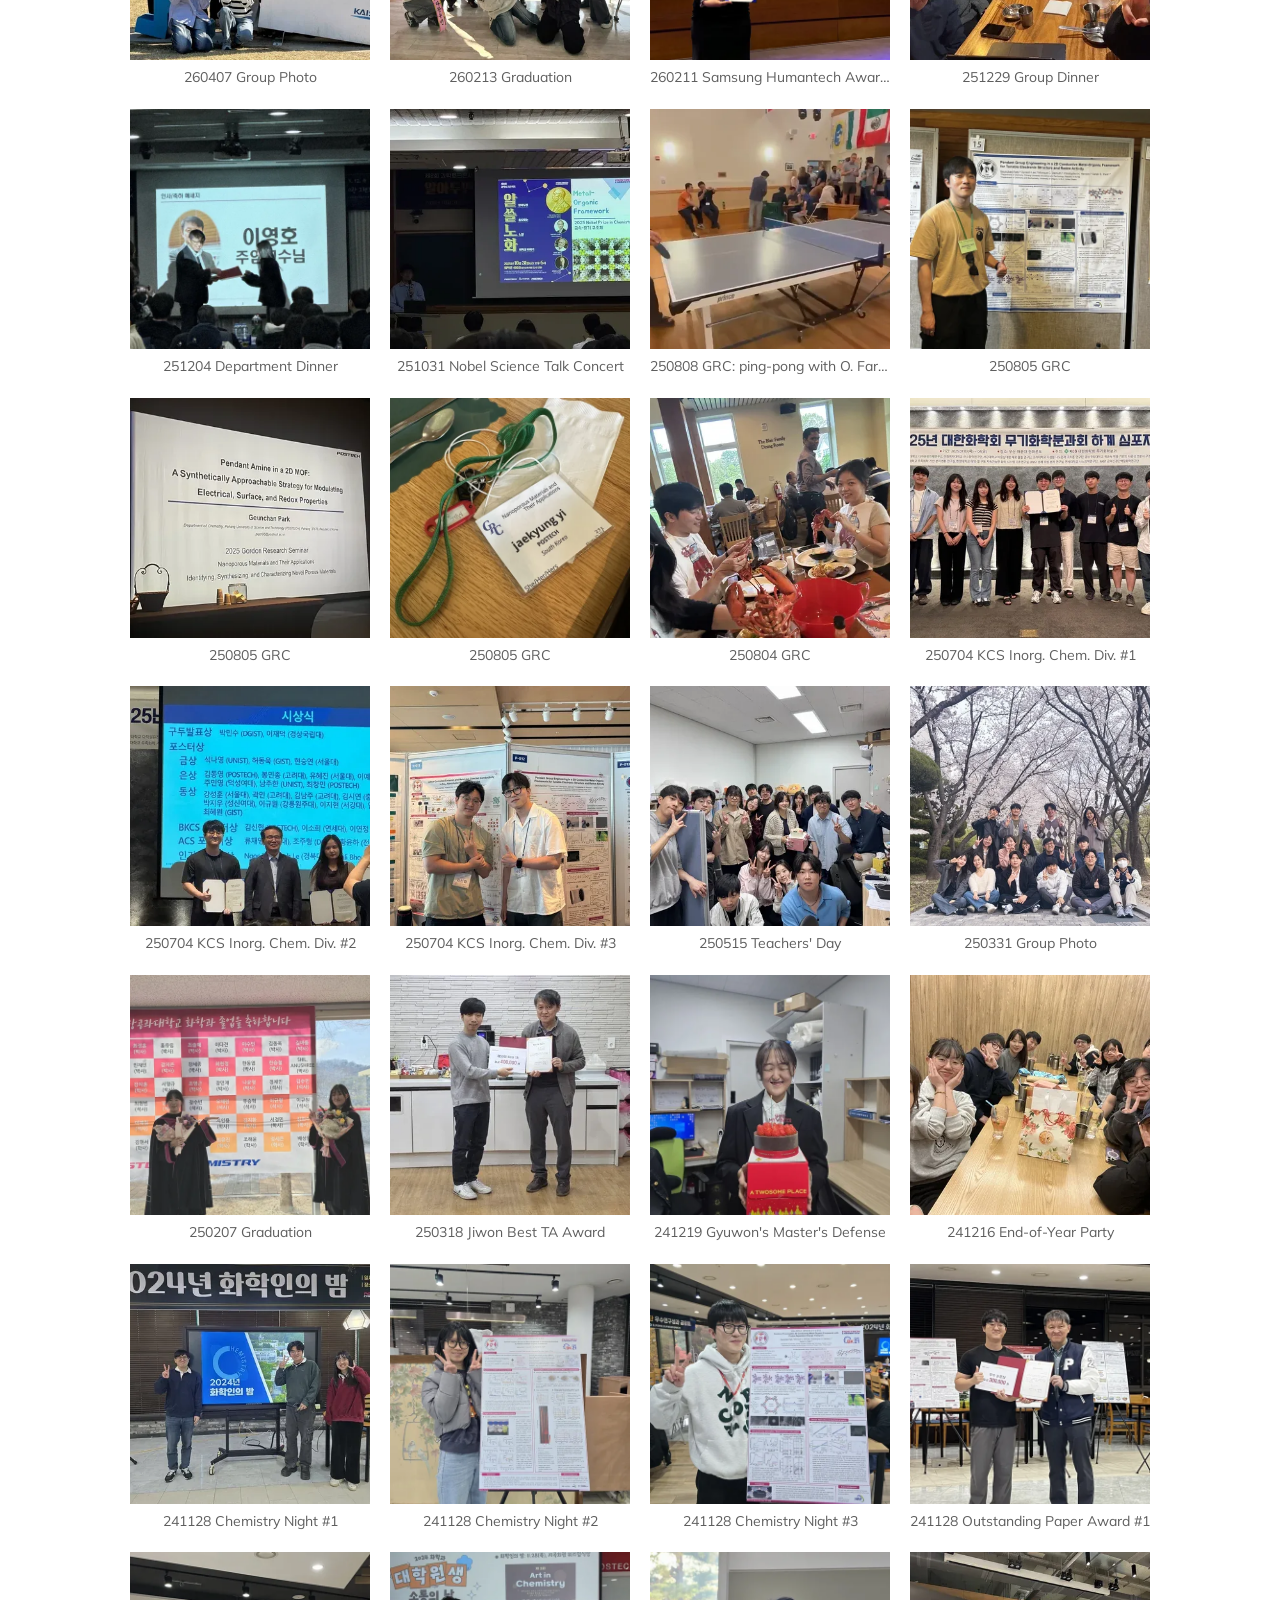
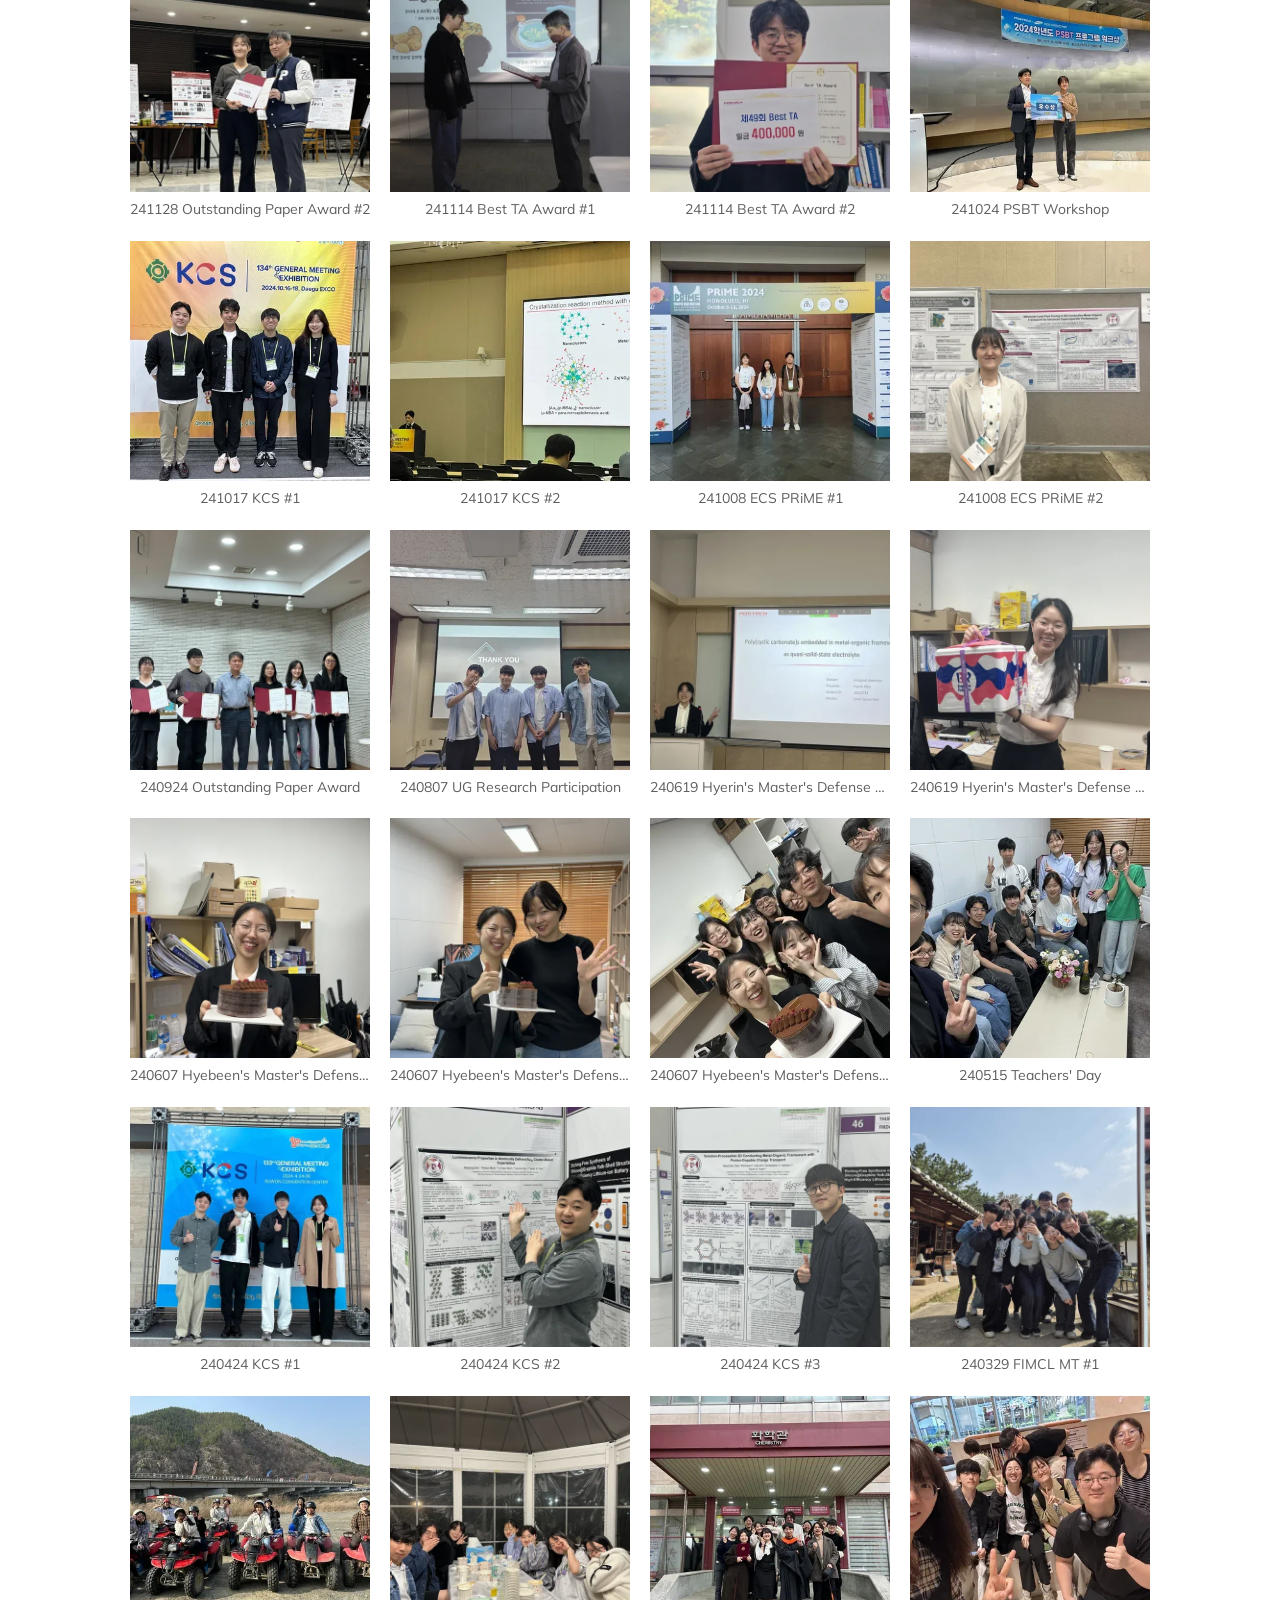
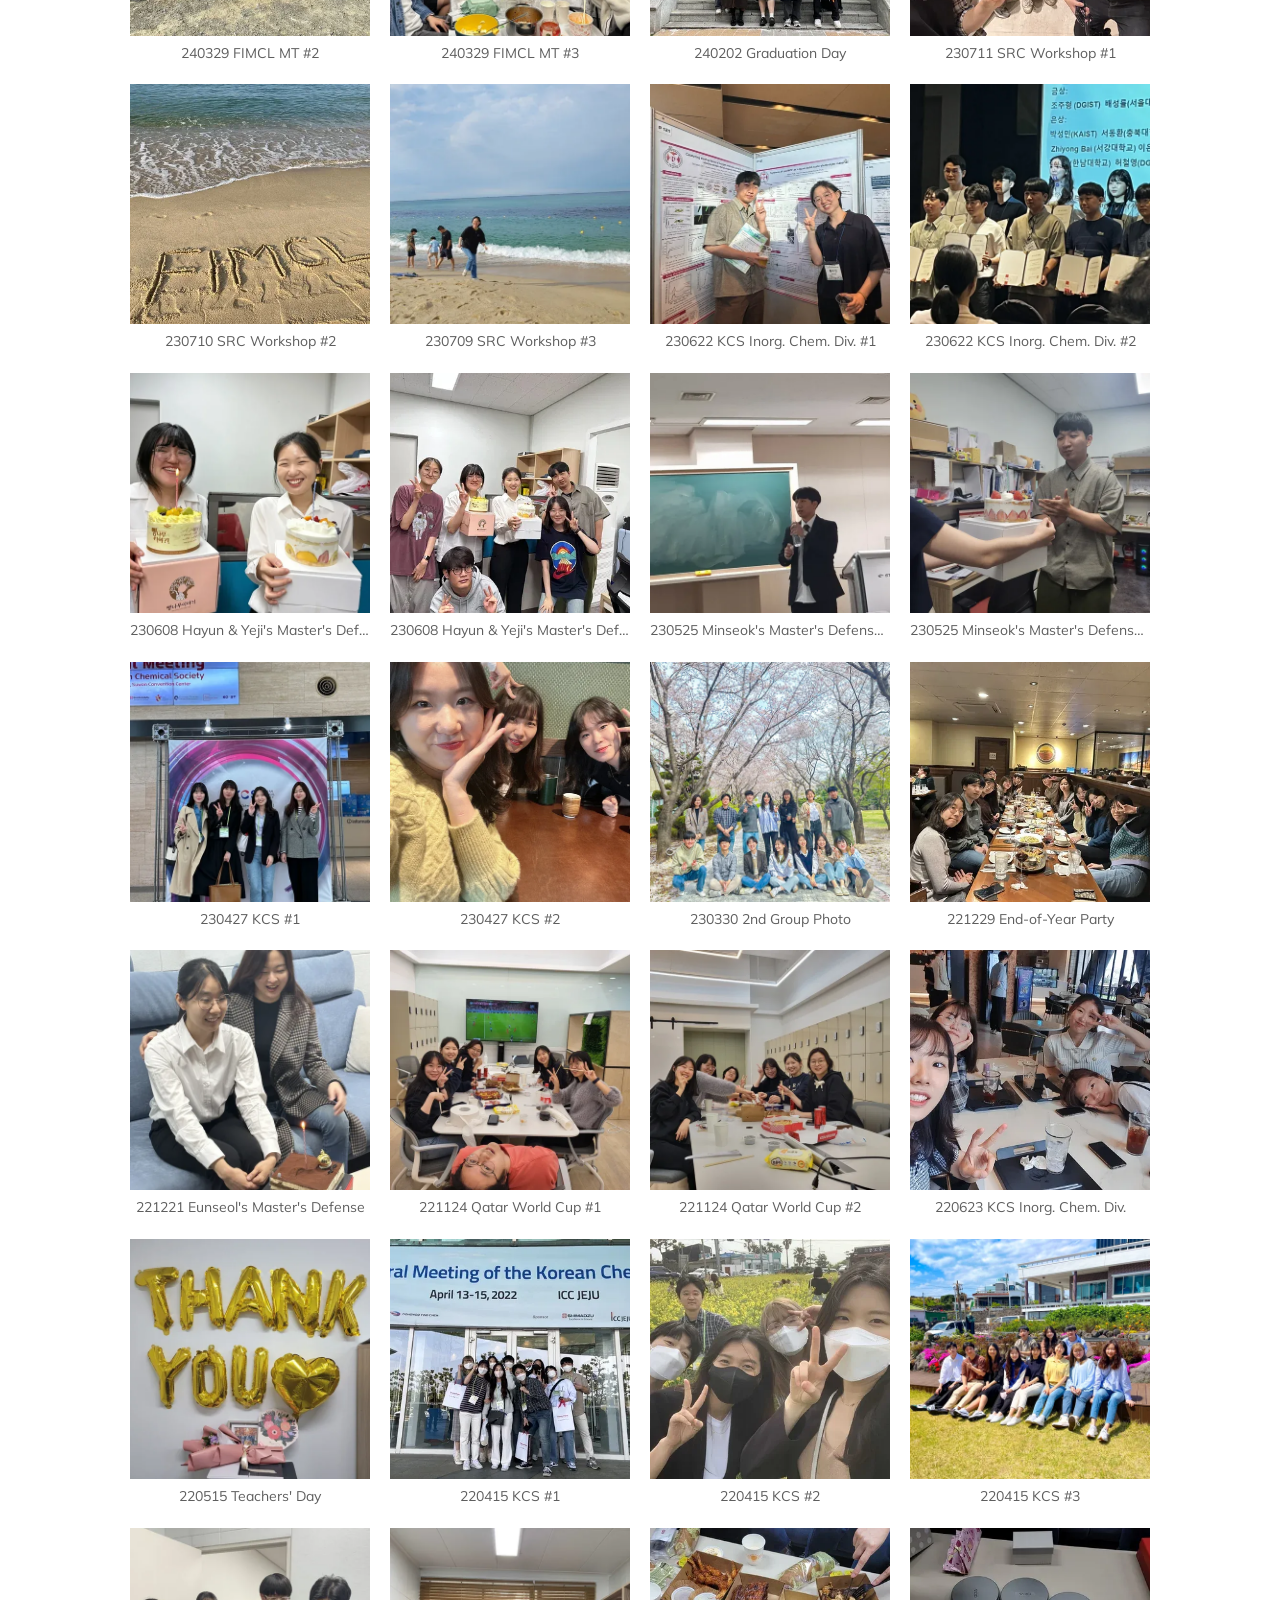
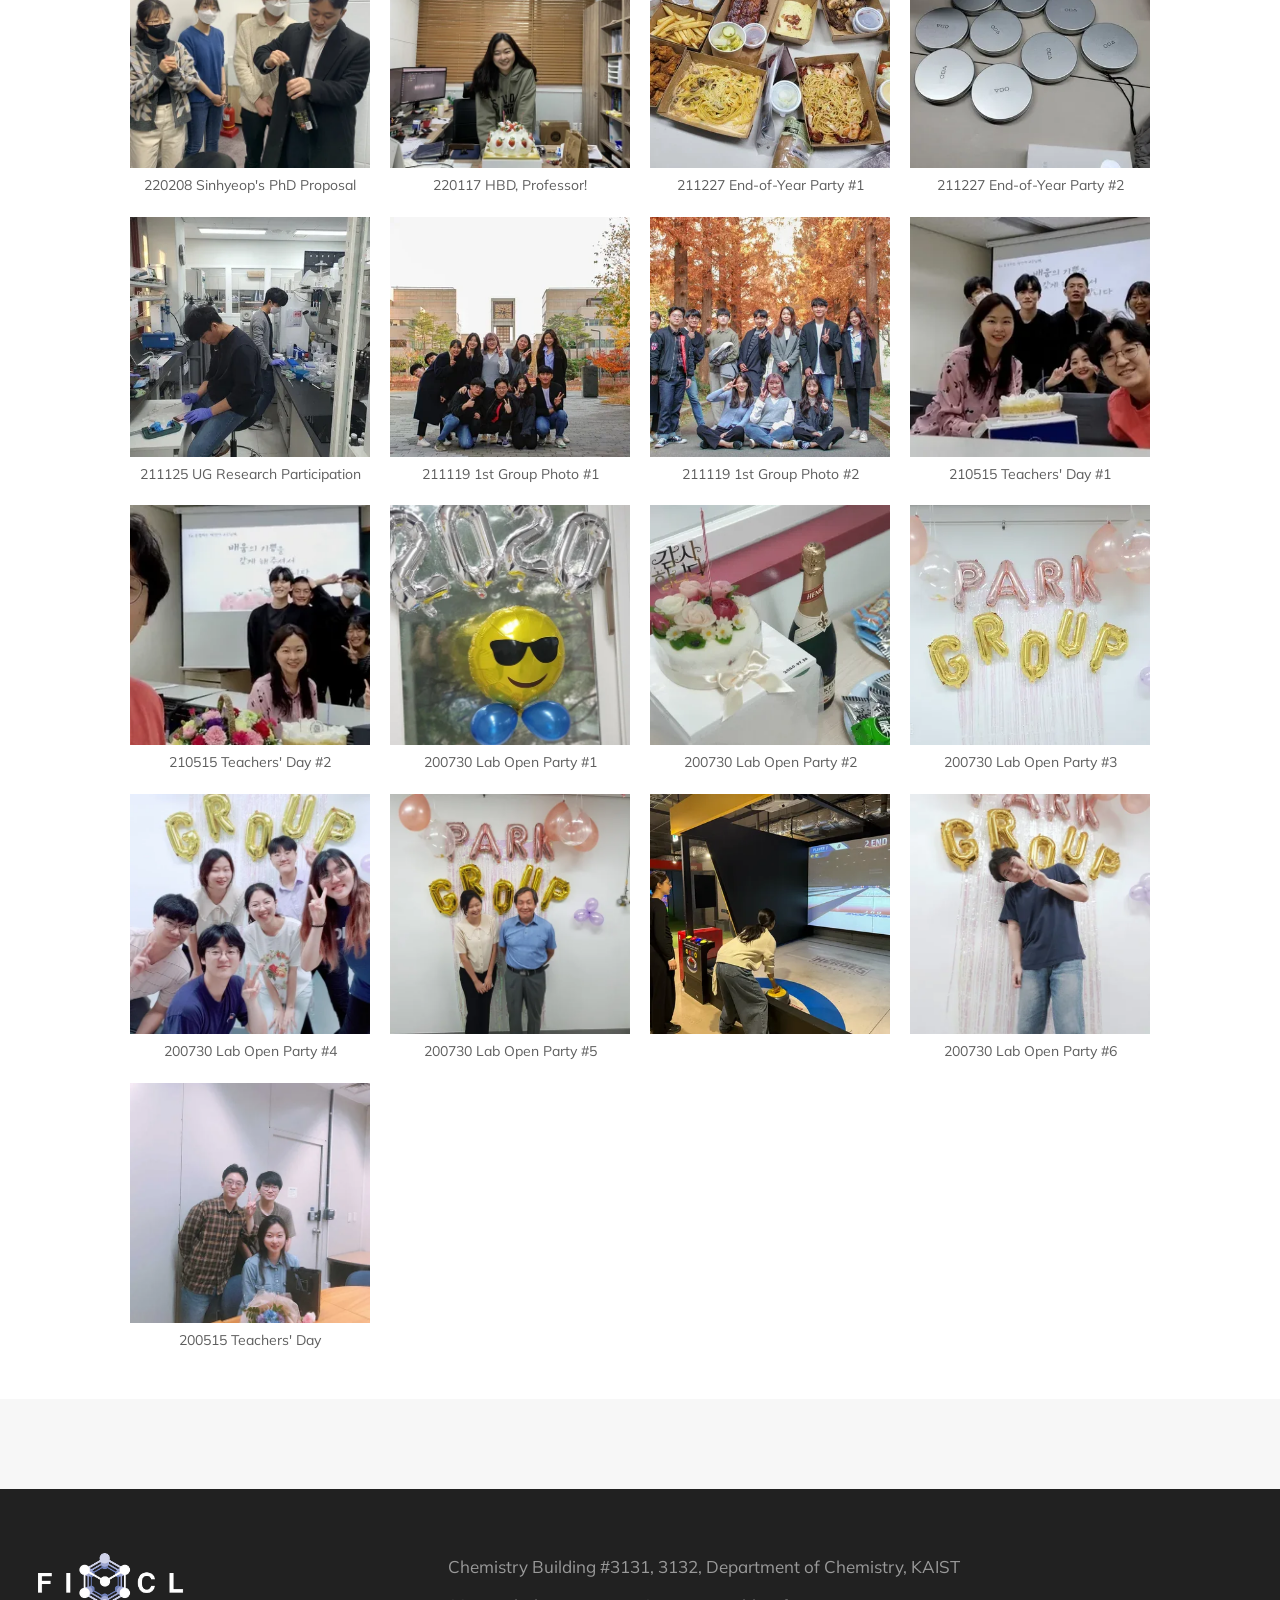
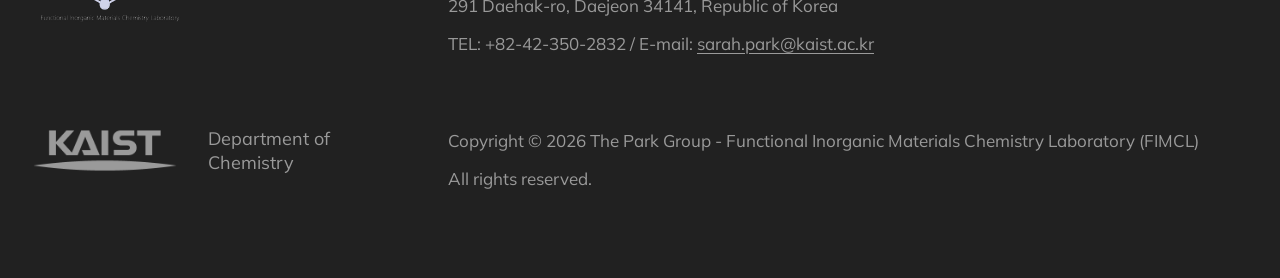
<file: photos.html>
<!DOCTYPE html>
<html lang="en">
<head>
<meta charset="utf-8">
<meta name="viewport" content="width=device-width, initial-scale=1">
<title>Photos — Park Group</title>
<meta name="description" content="FIMCL - Park Research Group @ KAIST">
<link rel="stylesheet" href="css/site.css">
</head>
<body data-page="photos">
<div id="site-header"></div>
<main id="site-main"></main>
<div id="site-footer"></div>
<noscript><p class="empty-note">이 페이지를 보려면 JavaScript를 켜 주세요.</p></noscript>
<script src="js/vendor/marked.umd.js"></script>
<script src="js/site.js"></script>
</body>
</html>
</file>
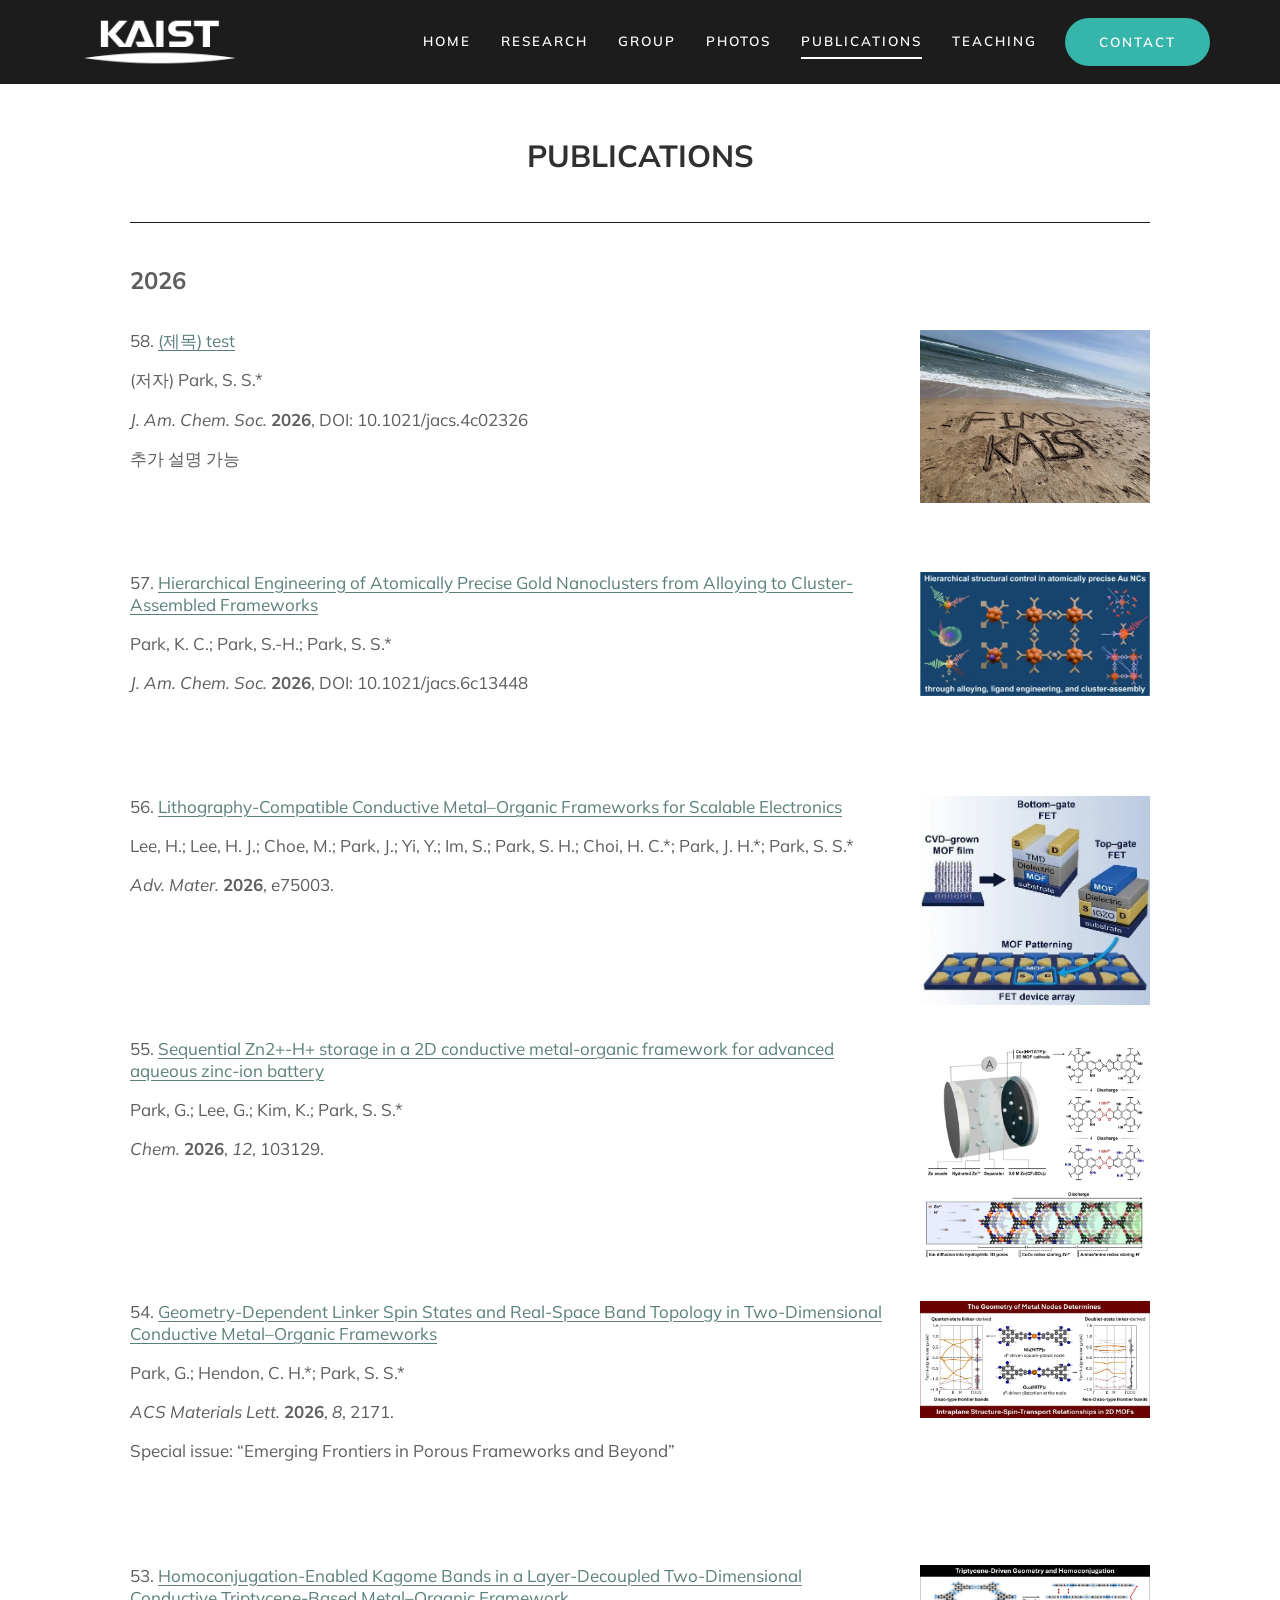
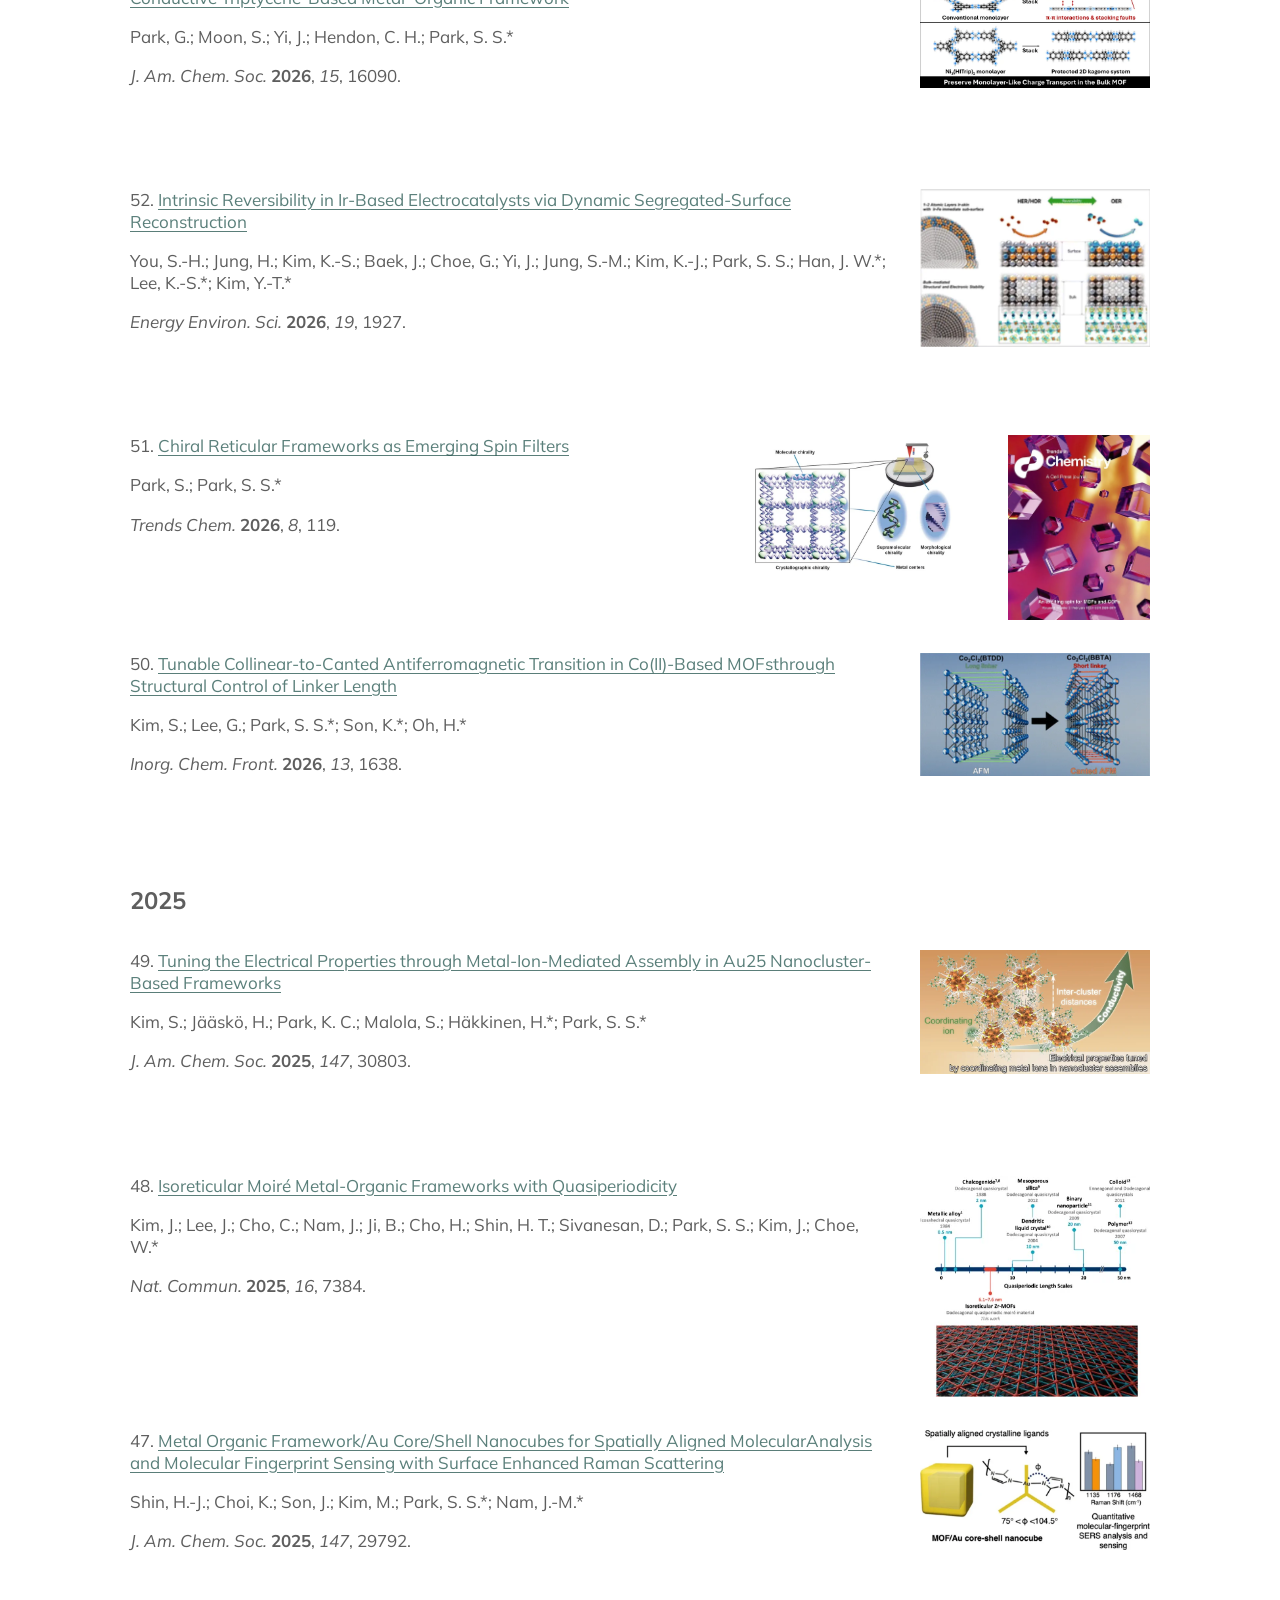
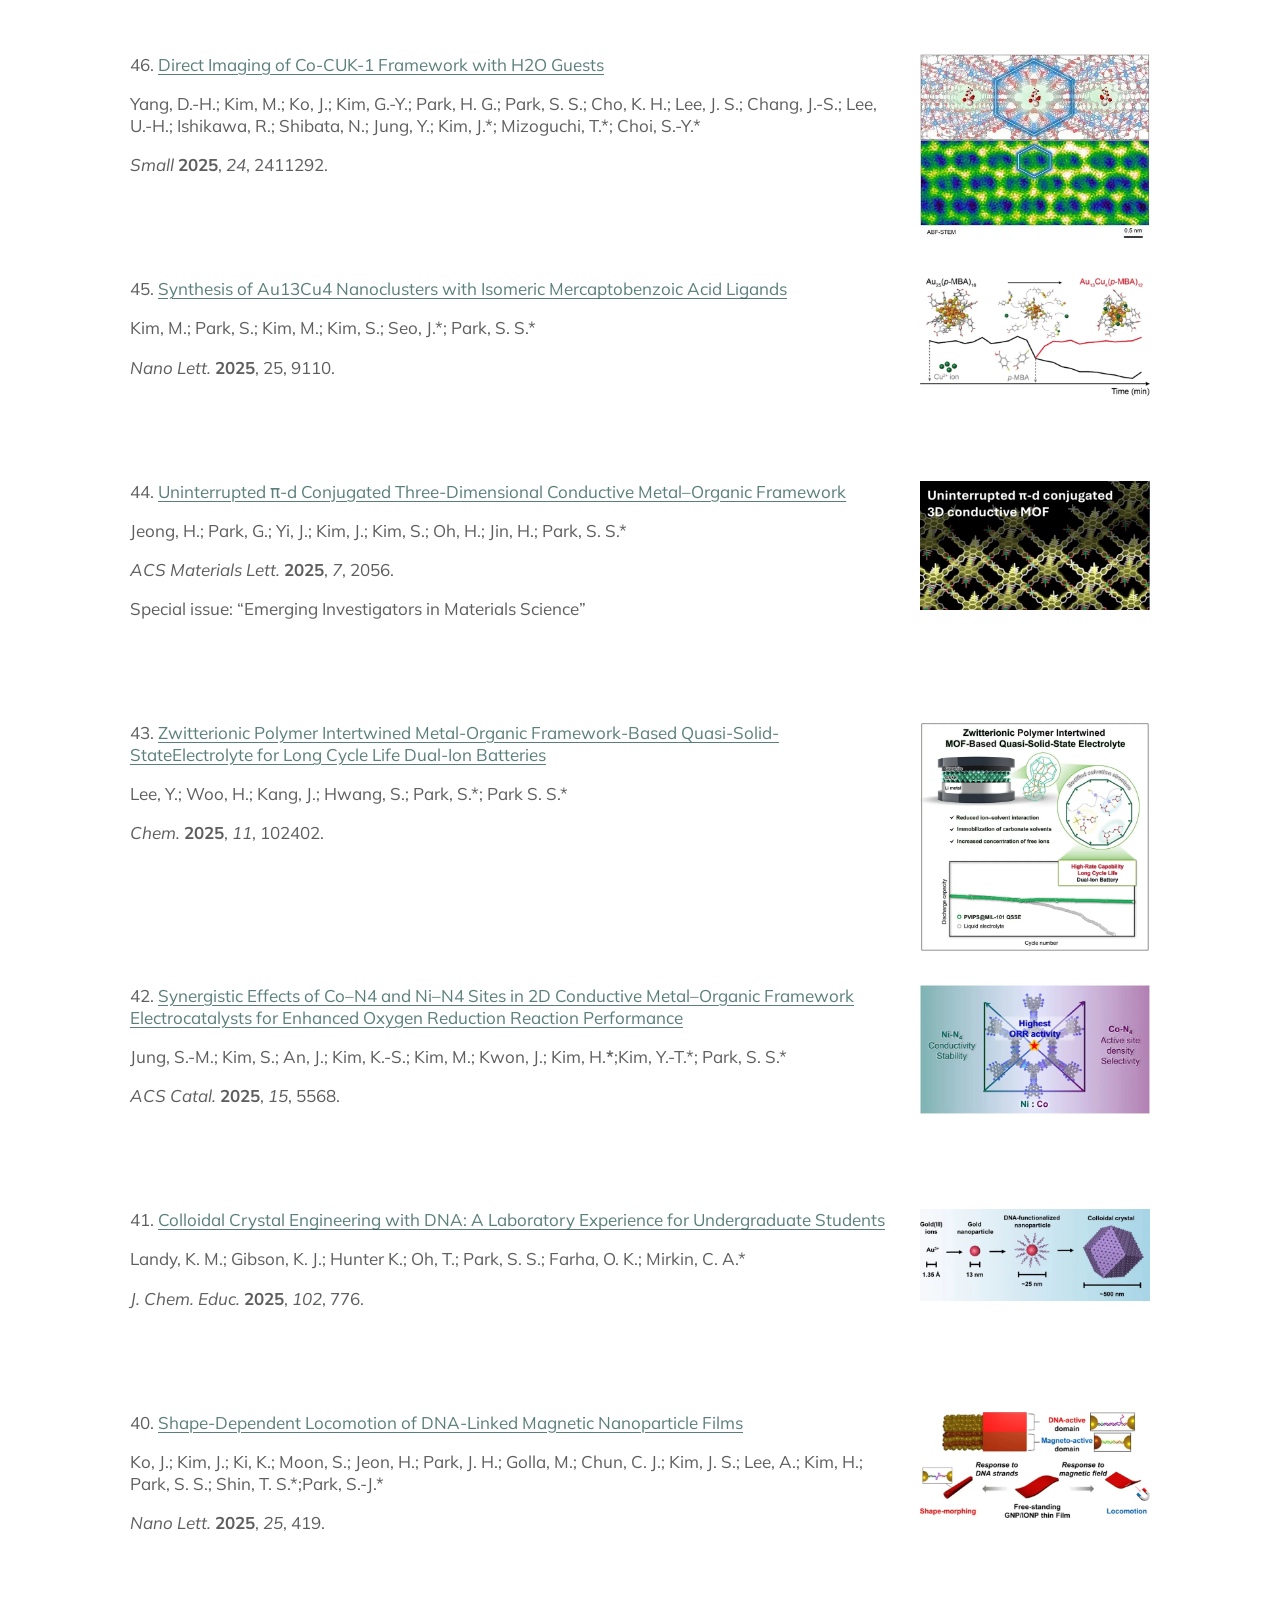
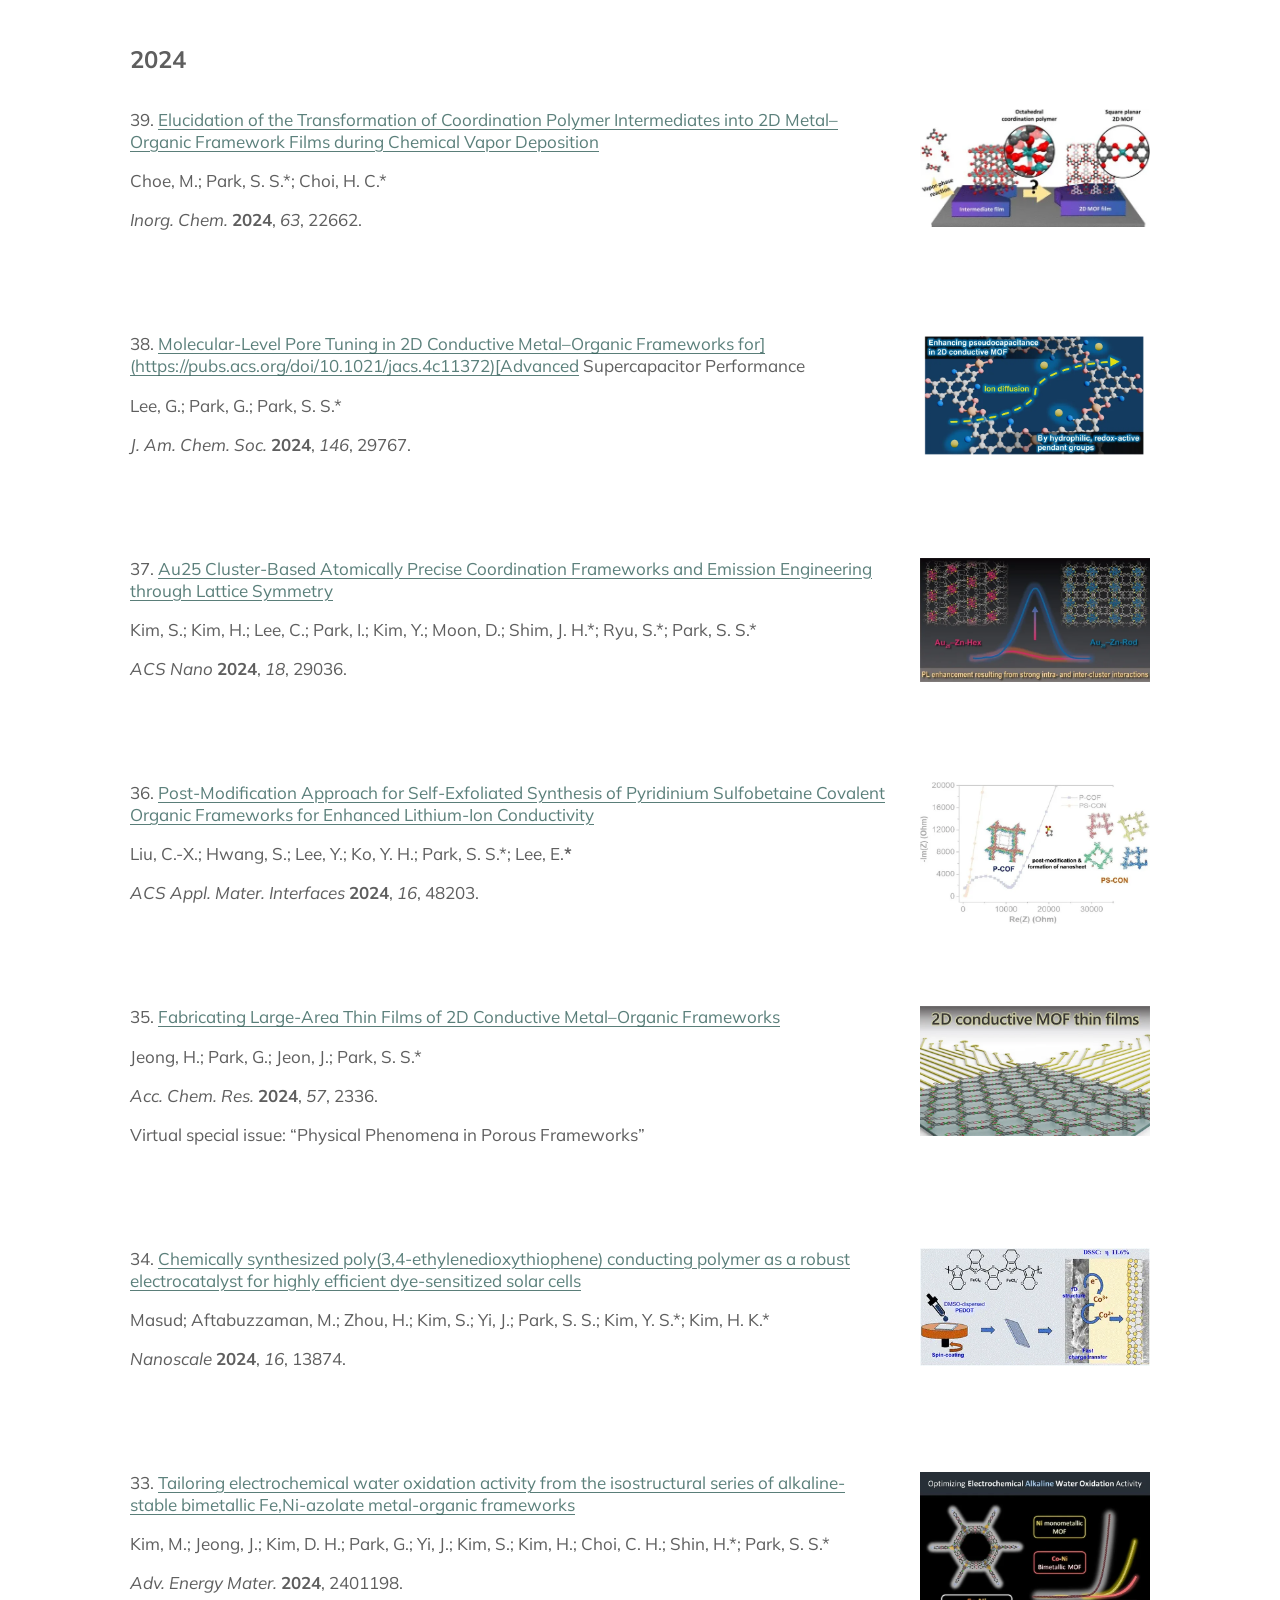
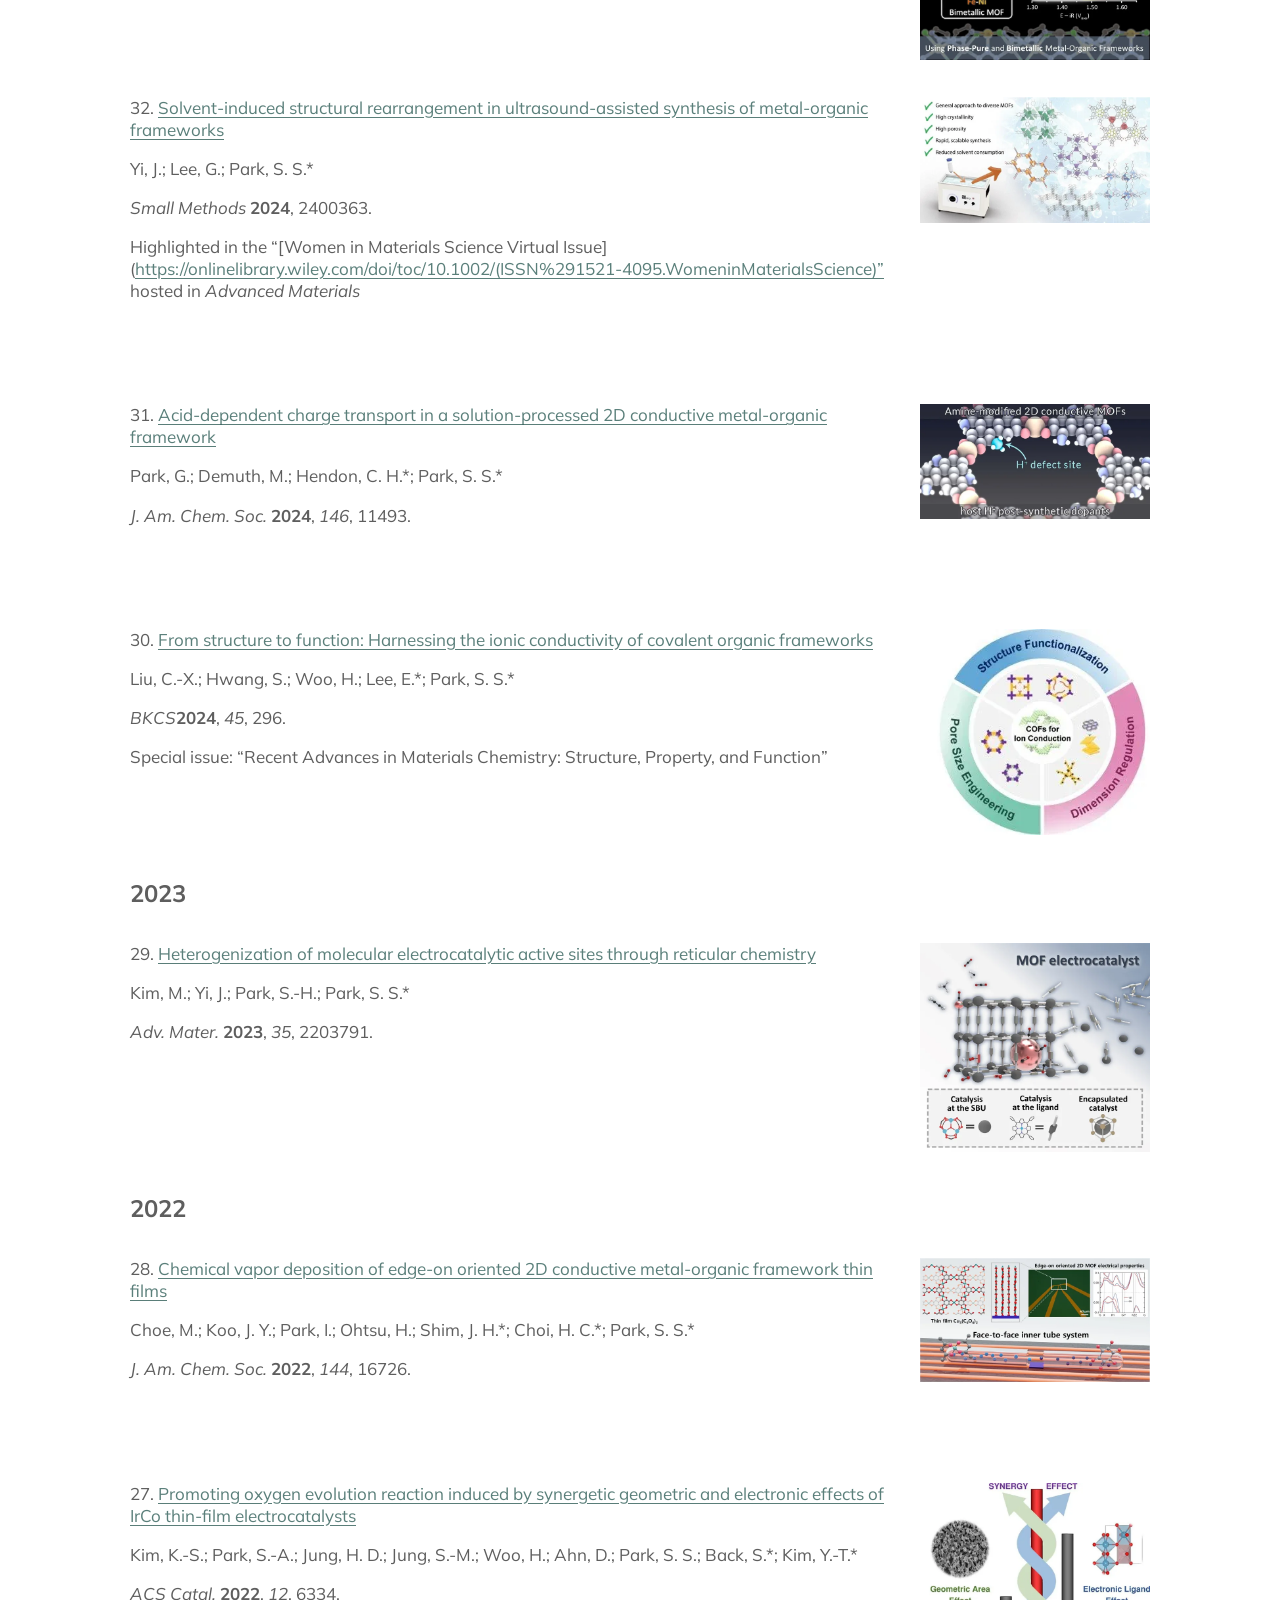
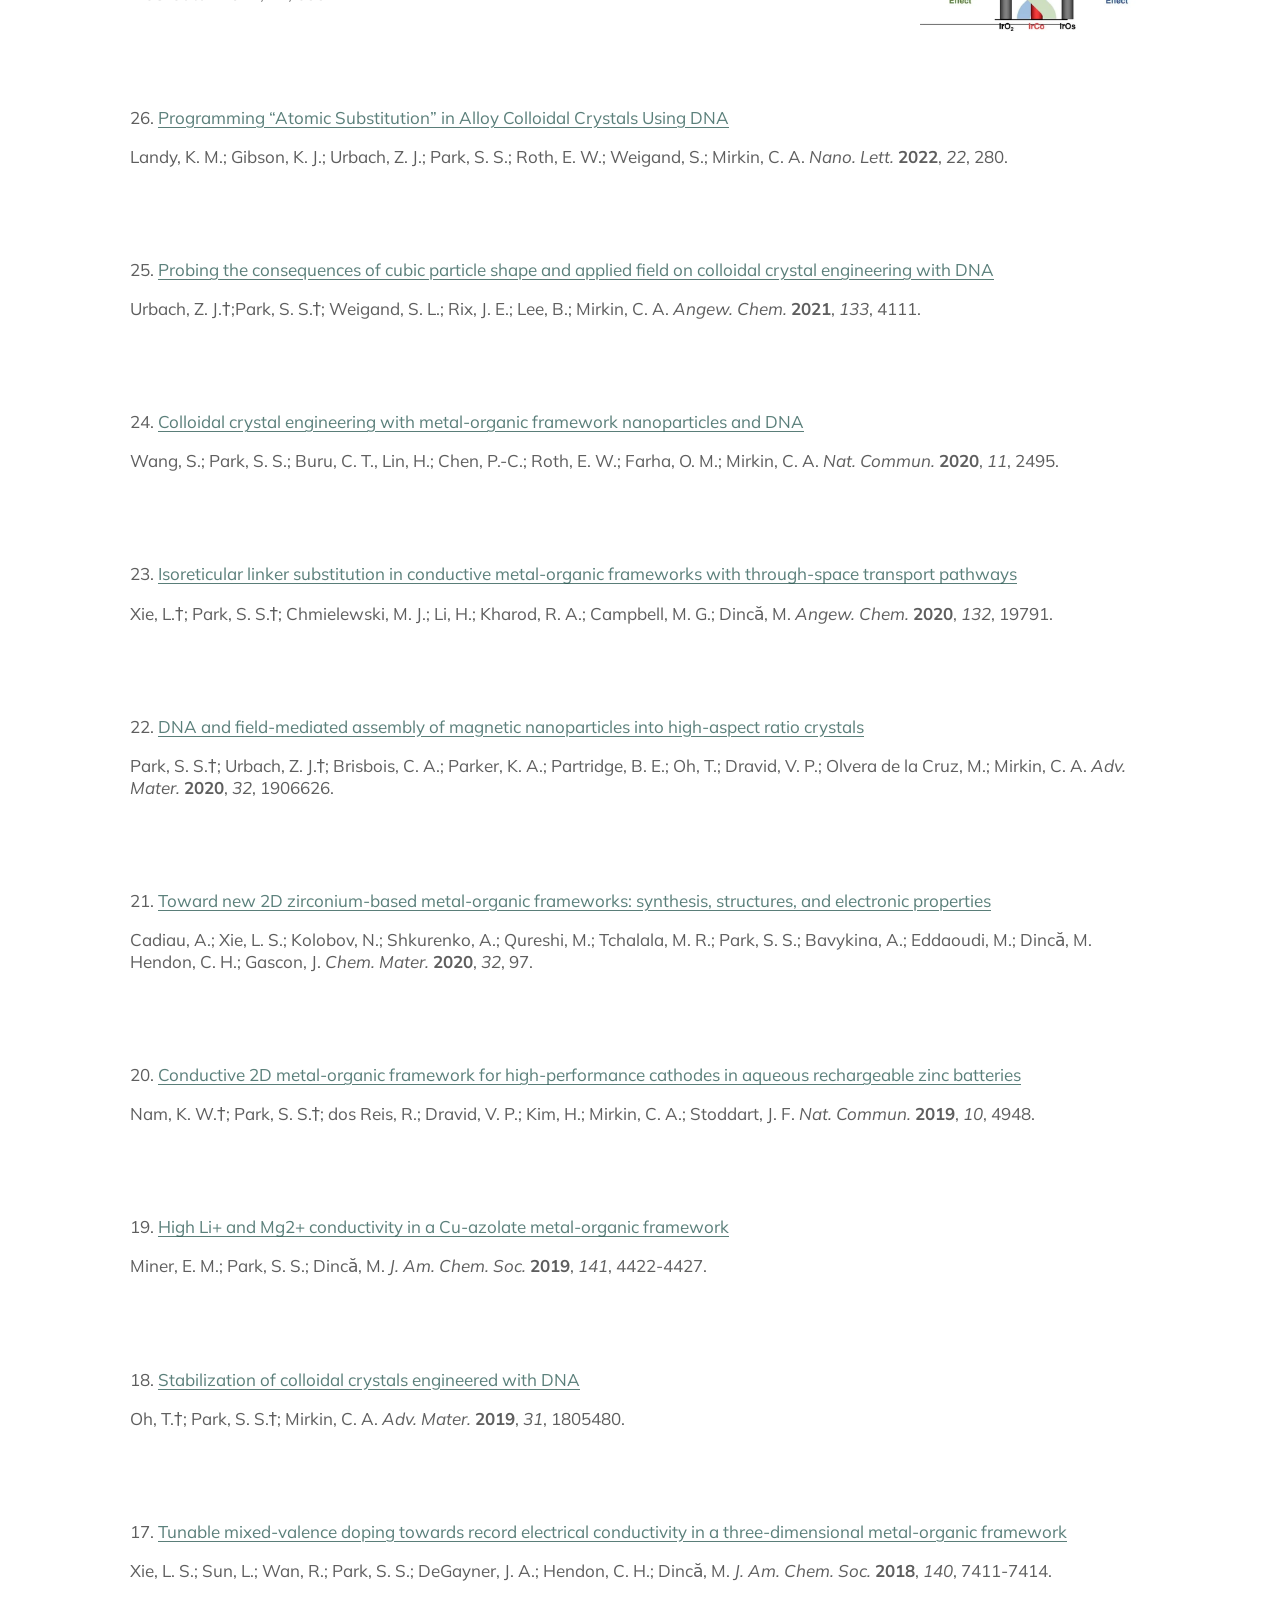
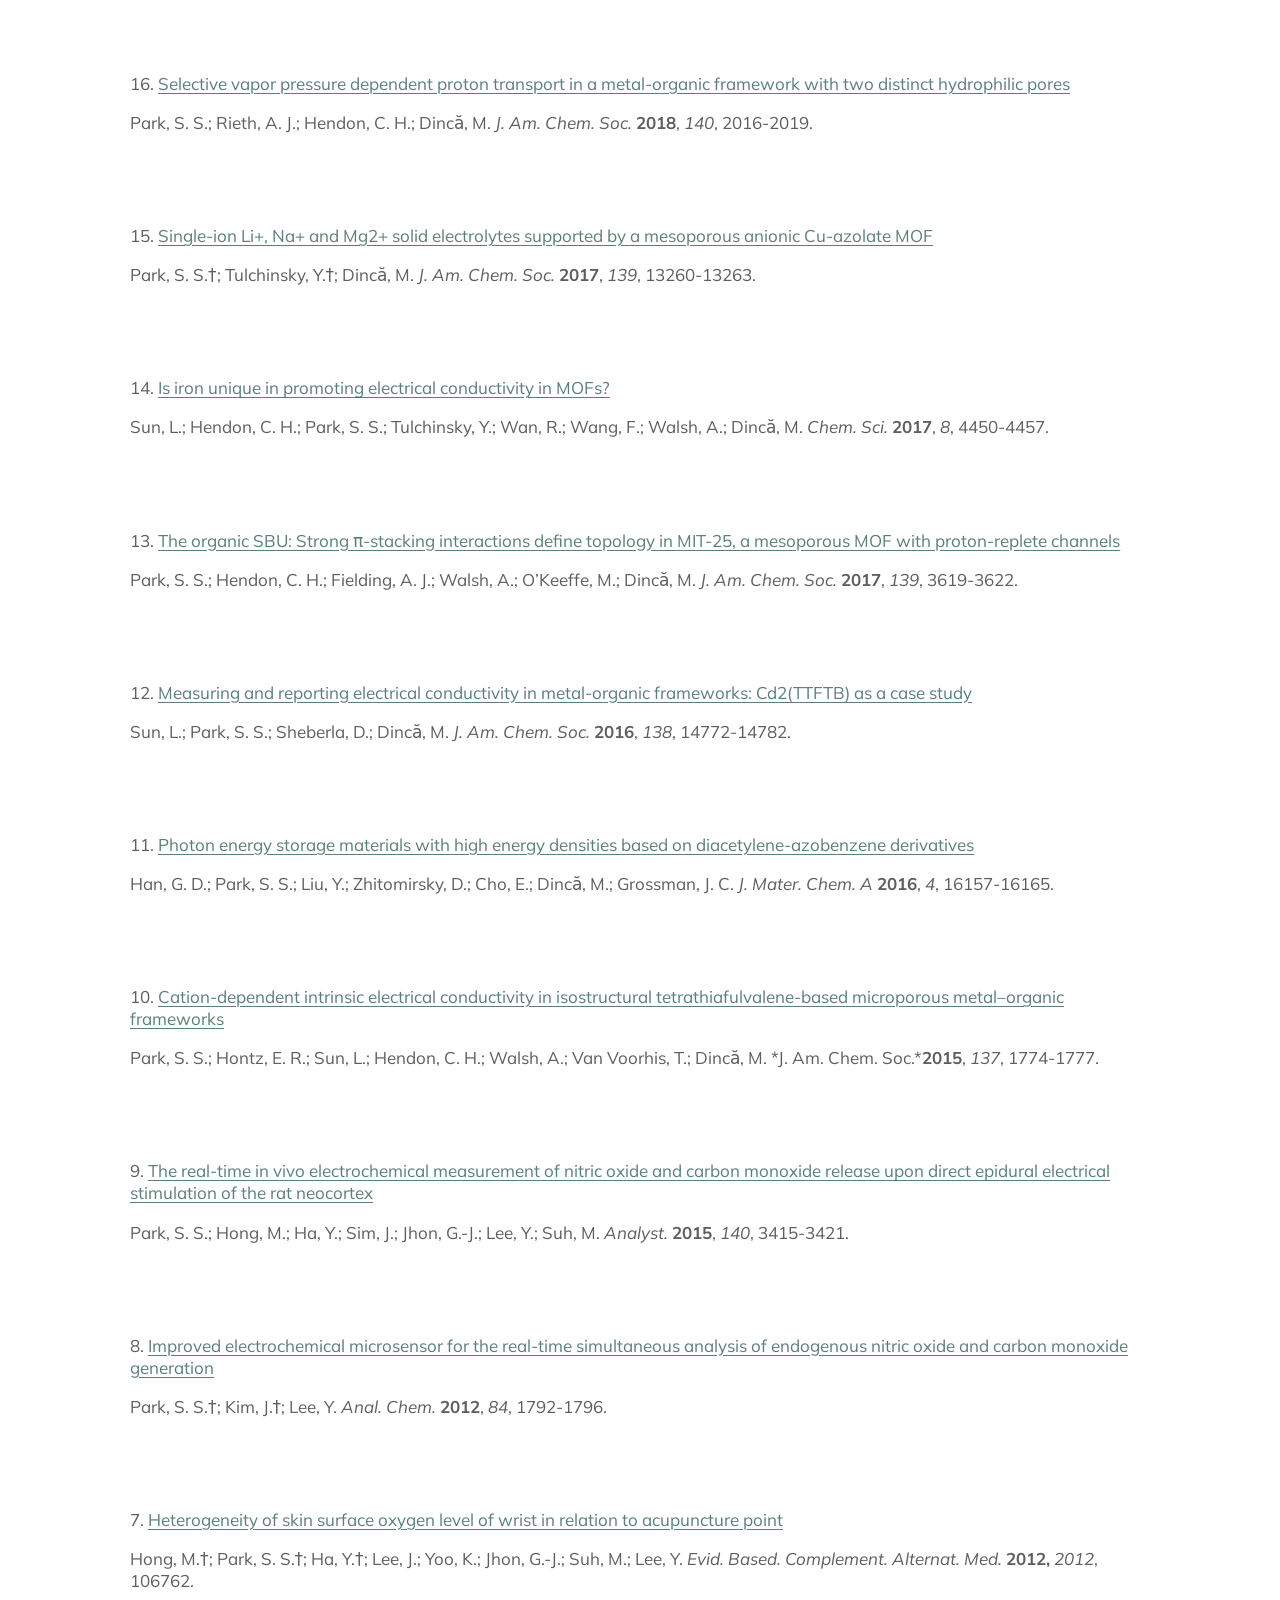
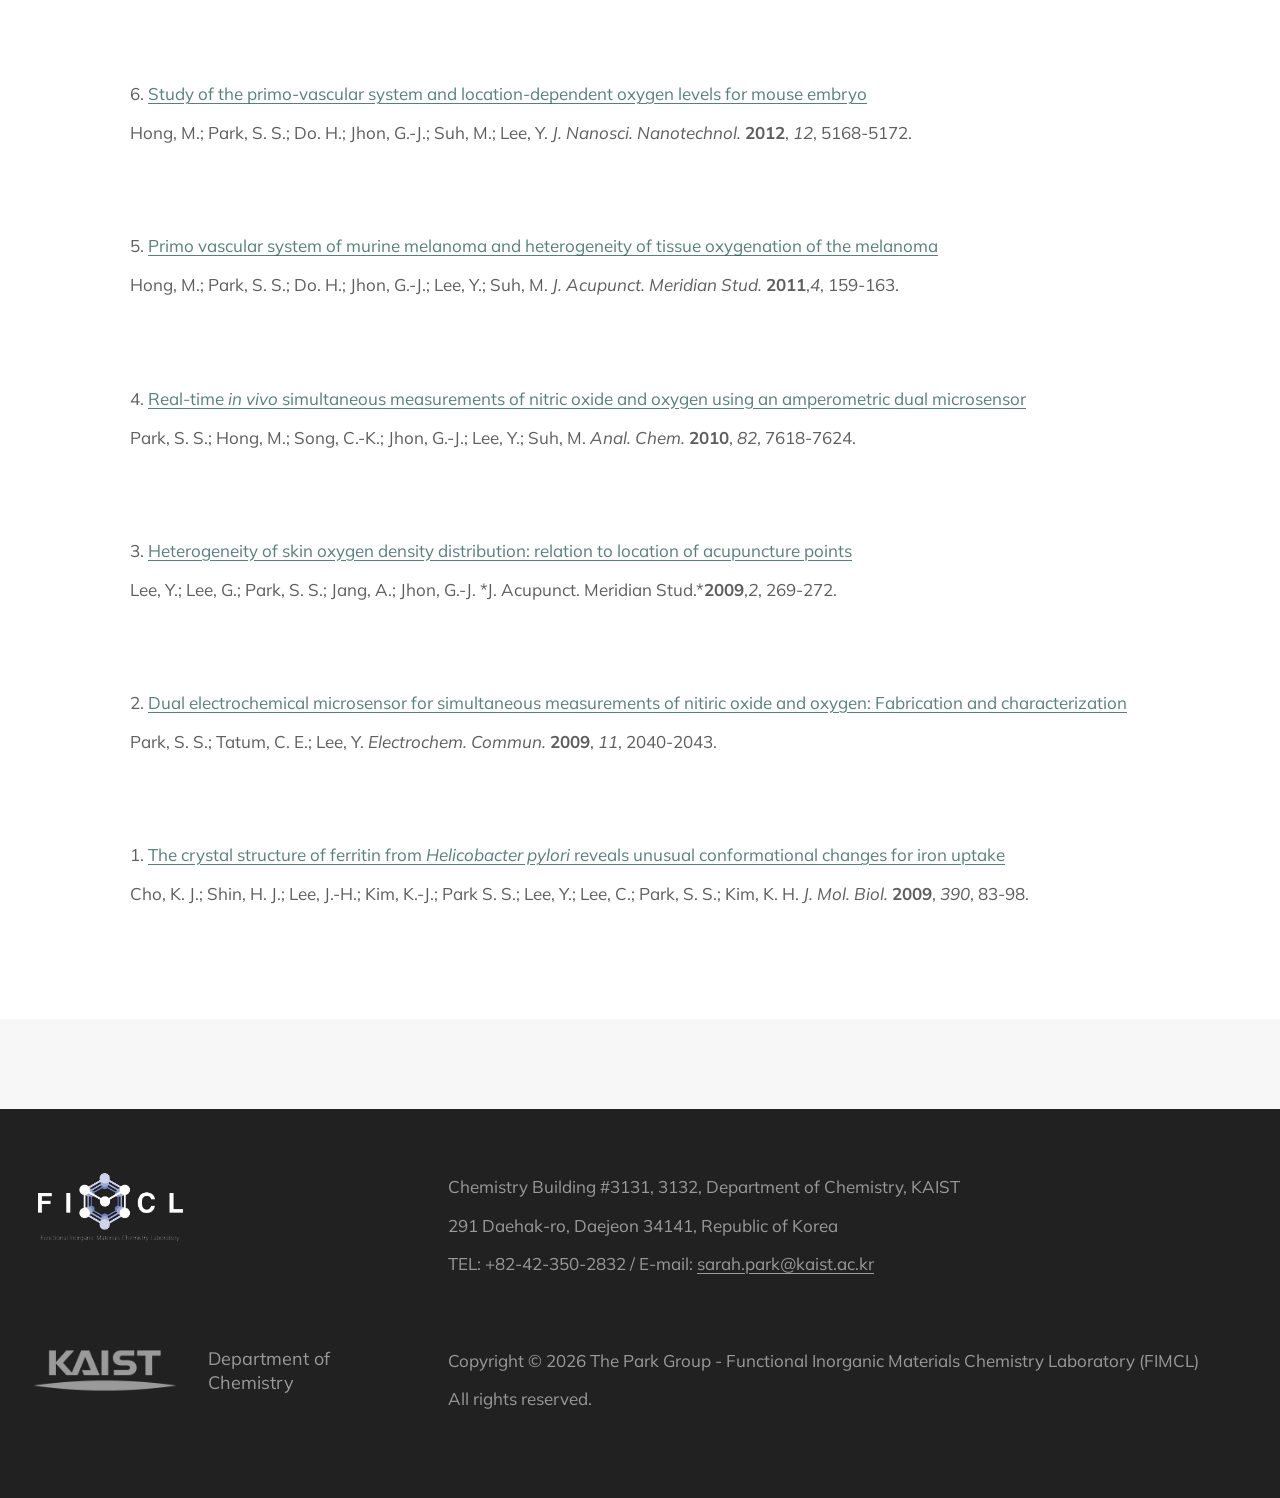
<file: publications.html>
<!DOCTYPE html>
<html lang="en">
<head>
<meta charset="utf-8">
<meta name="viewport" content="width=device-width, initial-scale=1">
<title>Publications — Park Group</title>
<meta name="description" content="FIMCL - Park Research Group @ KAIST">
<link rel="stylesheet" href="css/site.css">
</head>
<body data-page="publications">
<div id="site-header"></div>
<main id="site-main"></main>
<div id="site-footer"></div>
<noscript><p class="empty-note">이 페이지를 보려면 JavaScript를 켜 주세요.</p></noscript>
<script src="js/vendor/marked.umd.js"></script>
<script src="js/site.js"></script>
</body>
</html>
</file>
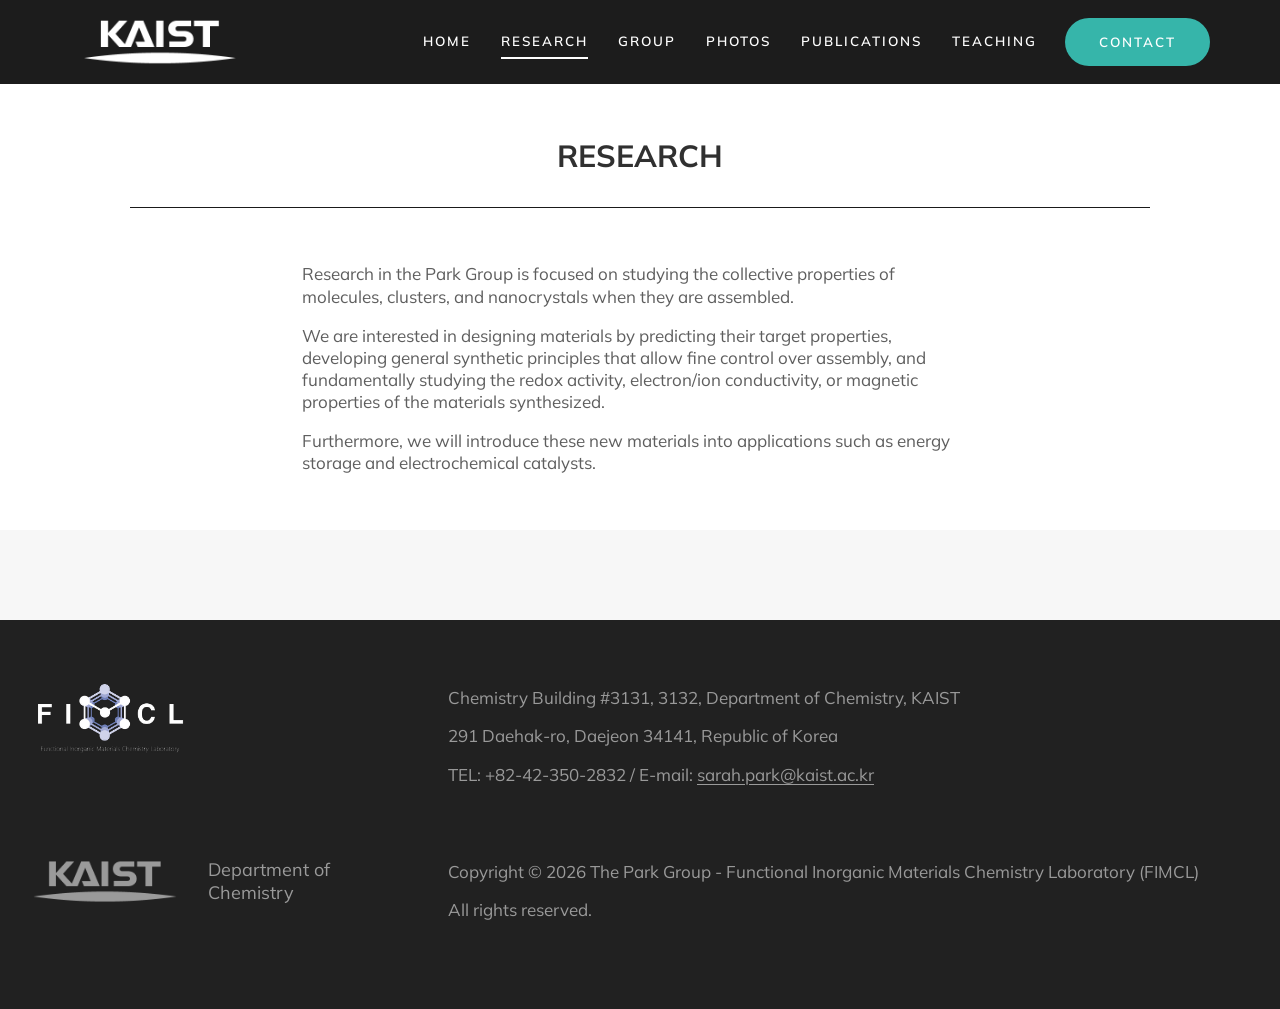
<file: research.html>
<!DOCTYPE html>
<html lang="en">
<head>
<meta charset="utf-8">
<meta name="viewport" content="width=device-width, initial-scale=1">
<title>Research — Park Group</title>
<meta name="description" content="FIMCL - Park Research Group @ KAIST">
<link rel="stylesheet" href="css/site.css">
</head>
<body data-page="research">
<div id="site-header"></div>
<main id="site-main"></main>
<div id="site-footer"></div>
<noscript><p class="empty-note">이 페이지를 보려면 JavaScript를 켜 주세요.</p></noscript>
<script src="js/vendor/marked.umd.js"></script>
<script src="js/site.js"></script>
</body>
</html>
</file>
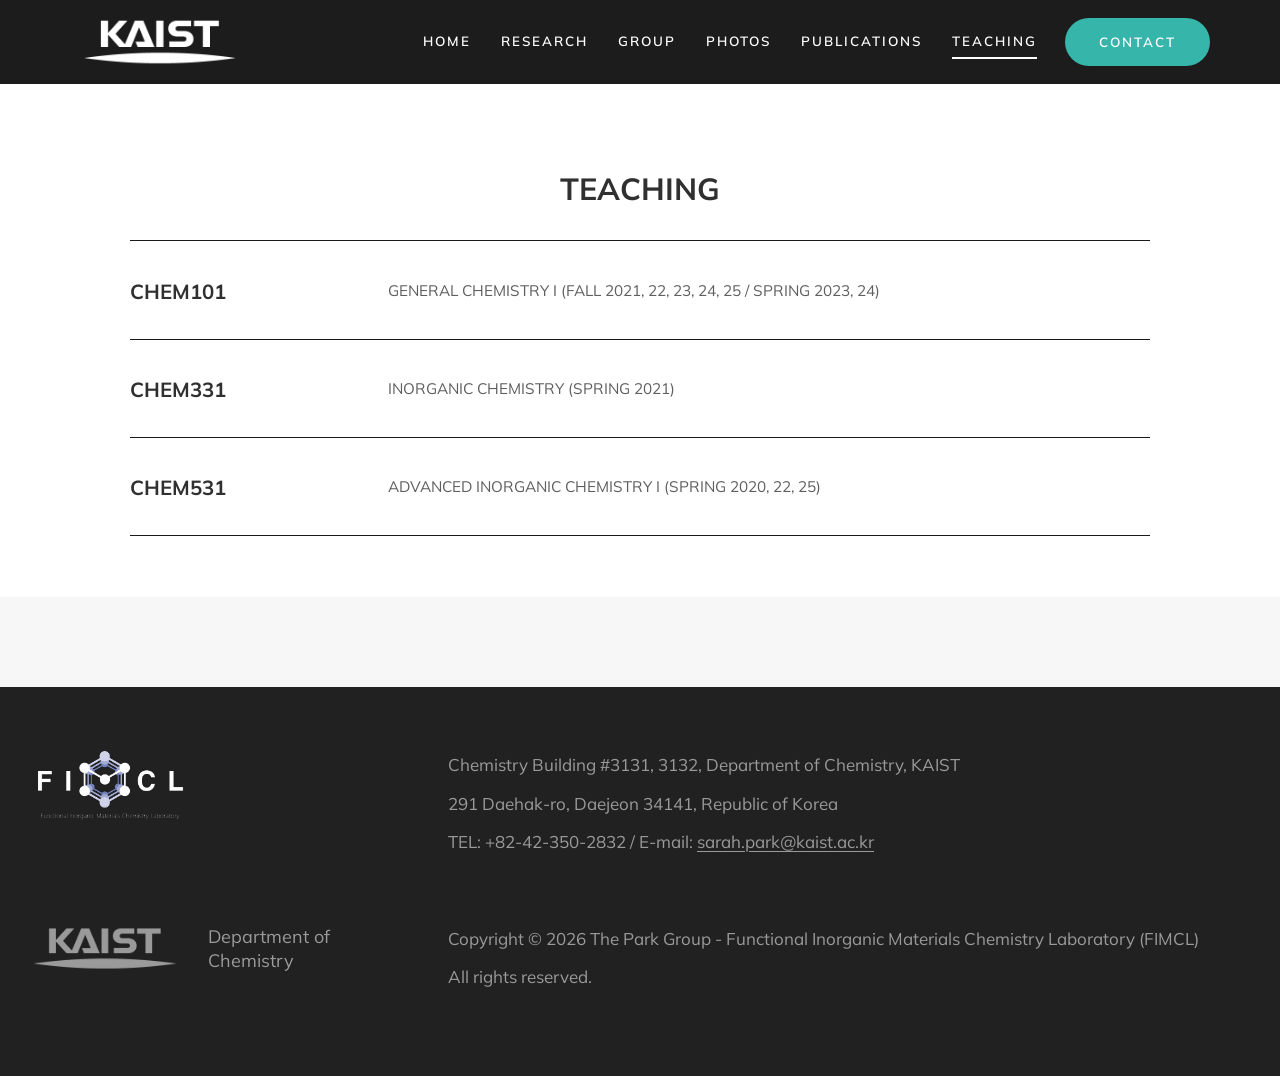
<file: teaching.html>
<!DOCTYPE html>
<html lang="en">
<head>
<meta charset="utf-8">
<meta name="viewport" content="width=device-width, initial-scale=1">
<title>Teaching — Park Group</title>
<meta name="description" content="FIMCL - Park Research Group @ KAIST">
<link rel="stylesheet" href="css/site.css">
</head>
<body data-page="teaching">
<div id="site-header"></div>
<main id="site-main"></main>
<div id="site-footer"></div>
<noscript><p class="empty-note">이 페이지를 보려면 JavaScript를 켜 주세요.</p></noscript>
<script src="js/vendor/marked.umd.js"></script>
<script src="js/site.js"></script>
</body>
</html>
</file>
<file: css/site.css>
@font-face{font-family:Mulish;font-weight:400;font-style:normal;font-display:swap;src:url(../fonts/mulish-latin-400-normal.woff2) format("woff2")}
@font-face{font-family:Mulish;font-weight:400;font-style:italic;font-display:swap;src:url(../fonts/mulish-latin-400-italic.woff2) format("woff2")}
@font-face{font-family:Mulish;font-weight:600;font-style:normal;font-display:swap;src:url(../fonts/mulish-latin-600-normal.woff2) format("woff2")}
@font-face{font-family:Mulish;font-weight:700;font-style:normal;font-display:swap;src:url(../fonts/mulish-latin-700-normal.woff2) format("woff2")}
:root{--font:Mulish,"Pretendard","Apple SD Gothic Neo","Noto Sans KR","Malgun Gothic",system-ui,sans-serif;--wrap:1020px}
*{box-sizing:border-box}
html{-webkit-text-size-adjust:100%}
body{margin:0;font-family:var(--font);background:#fff;color:#5f5f5f;line-height:1.55}
a{color:inherit;text-underline-offset:3px}
img{max-width:100%;height:auto}
:focus-visible{outline:3px solid #36b5aa;outline-offset:2px}
.wrap{max-width:var(--wrap);margin:0 auto;padding:0 20px}

/* header */
.site-header{background:var(--hbg,#1c1c1c);color:#fff;position:relative;z-index:20}
.site-header .bar{max-width:1180px;margin:0 auto;padding:0 20px;min-height:84px;display:flex;align-items:center;gap:28px}
.site-header .logo{margin-right:auto;display:block;line-height:0}
.site-header .logo img{width:180px;height:auto}
.site-header nav{display:flex;align-items:center;gap:30px}
.site-header nav a{color:#fff;text-decoration:none;font-size:13.4px;font-weight:600;letter-spacing:2px;text-transform:uppercase;padding:6px 0;border-bottom:2px solid transparent}
.site-header nav a:hover,.site-header nav a[aria-current=page]{border-color:#fff}
.site-header .cta{background:var(--cta,#36b5aa);color:#fff;text-decoration:none;font-size:13.4px;font-weight:600;letter-spacing:2px;text-transform:uppercase;padding:14px 34px;border-radius:300px}
.site-header .burger{display:none;background:none;border:0;color:#fff;font-size:28px;line-height:1;padding:8px 10px;cursor:pointer}
@media(max-width:860px){
 .site-header .bar{flex-wrap:wrap;min-height:64px;gap:0;padding-top:10px;padding-bottom:10px}
 .site-header .logo img{width:130px}
 .site-header .burger{display:block}
 .site-header nav,.site-header .cta{display:none}
 .site-header.open nav{display:flex;flex-direction:column;align-items:stretch;gap:0;width:100%;padding:4px 0 8px;order:3}
 .site-header.open nav a{padding:15px 0;border-bottom:1px solid rgba(255,255,255,.18);font-size:15px}
 .site-header.open .cta{display:block;width:100%;text-align:center;order:4;margin:8px 0 16px}
}

/* blocks */
.blk{--fs:17px;--hfs:30px;--pt:40px;--pb:40px;background:var(--bg,transparent);color:var(--fg,inherit);text-align:var(--al,left);padding:var(--pt) 0 var(--pb);font-size:var(--fs)}
.blk h2,.blk .h{margin:0 0 .7em;font-size:var(--hfs);line-height:1.2;font-weight:700;color:var(--hfg,var(--fg,#2b2b2b))}
.blk p{margin:0 0 1em}
.blk p:last-child{margin-bottom:0}
.blk .md ul,.blk .md ol{padding-left:1.3em;margin:0 0 1em}
.blk .md img{max-width:100%}
.blk-hero{position:relative;display:flex;align-items:center;justify-content:center;min-height:var(--h,324px);background:var(--bg,#000) var(--img) center/cover no-repeat;color:var(--fg,#fff);padding:var(--pt) 20px var(--pb)}
.blk-hero::before{content:"";position:absolute;inset:0;background:rgba(0,0,0,var(--ov,0))}
.blk-hero .hin{position:relative;max-width:var(--wrap);width:100%}
.blk-hero .kicker{font-style:italic;font-size:var(--fs);margin:0 0 .35em}
.blk-hero .title{font-size:var(--hfs);font-weight:700;line-height:1.1;margin:0;color:var(--hfg,var(--fg,#fff))}
.blk-hero .sub{margin-top:1em}
@media(max-width:700px){.blk-hero .title{font-size:calc(var(--hfs)*.52)}.blk-hero .kicker{font-size:calc(var(--fs)*.8)}}
.blk-it .row{display:flex;gap:40px;align-items:var(--va,flex-start)}
.blk-it .row.right{flex-direction:row-reverse}
.blk-it .pic{flex:0 0 var(--iw,40%);max-width:var(--iw,40%)}
.blk-it .pic img{width:100%;display:block}
.blk-it .txt{flex:1;min-width:0}
@media(max-width:700px){.blk-it .row,.blk-it .row.right{flex-direction:column}.blk-it .pic{flex-basis:auto;max-width:100%;width:100%}}
.blk-img figure{margin:0;width:var(--iw,100%);margin-left:var(--ml,0);margin-right:var(--mr,auto)}
.blk-img img{width:100%;display:block}
.blk-img figcaption{font-size:.85em;margin-top:.5em}
.blk-news .cols{display:flex;gap:40px;align-items:flex-start}
.blk-news .main{flex:1;min-width:0}
.blk-news .side{flex:0 0 260px;font-weight:600}
.blk-news .item{display:grid;grid-template-columns:175px 1fr;gap:4px 0;margin-bottom:1.3em}
.blk-news .date{font-weight:700}
.blk-news .item,.blk-news .side{text-align:left}
.blk-news .tx p{margin:0}
.blk-news .tx a{color:inherit}
@media(max-width:700px){.blk-news .cols{flex-direction:column;gap:20px}.blk-news .side{flex-basis:auto}.blk-news .item{grid-template-columns:1fr}}
.blk-btn .b{display:inline-block;background:var(--btn,#36b5aa);color:var(--fg,#fff);text-decoration:none;font-weight:600;letter-spacing:1px;padding:.8em 2em;border-radius:300px}
.blk-spacer{padding:0;height:var(--sh,60px)}

/* footer: the two rows in the original Park Group site */
.site-footer{background:var(--fbg,#212121);color:var(--ffg,#858585);padding:var(--footer-top,64px) 0 var(--footer-bottom,86px)}
.site-footer .fin{max-width:var(--footer-width,1400px);margin:0 auto;padding:0 20px;display:grid;grid-template-columns:minmax(0,var(--footer-col,300px)) minmax(0,1fr);column-gap:var(--footer-gap,56px);row-gap:var(--footer-row-gap,70px);align-items:start}
.site-footer .footer-primary,.site-footer .footer-secondary{min-width:0;display:flex;flex-direction:column;align-items:var(--footer-logo-align,flex-start)}
.site-footer .footer-primary-img{width:var(--footer-logo-width,180px);max-width:100%;height:auto;display:block;object-fit:contain}
.site-footer .footer-contact,.site-footer .footer-copyright{min-width:0;font-size:var(--footer-size,22px);line-height:1.6;overflow-wrap:anywhere;text-align:left}
.site-footer .footer-contact p,.site-footer .footer-copyright p{margin:0 0 .65em}
.site-footer .footer-contact p:last-child,.site-footer .footer-copyright p:last-child{margin-bottom:0}
.site-footer .footer-institution{display:flex;align-items:center;gap:18px;max-width:100%}
.site-footer .footer-secondary-img{width:var(--footer-logo2-width,170px);max-width:60%;height:auto;object-fit:contain;display:block;opacity:.55;flex-shrink:1;min-width:0}
.site-footer .footer-secondary-img:only-child{max-width:100%}
.site-footer .footer-department{font-size:18px;line-height:1.3;white-space:normal}
.site-footer .footer-caption{font-size:20px;line-height:1.4;margin:18px 0 0;color:var(--footer-caption-color,#000000)}
.site-footer a{color:inherit}
@media(max-width:900px){
 .site-footer .fin{grid-template-columns:minmax(0,220px) minmax(0,1fr);column-gap:28px}
 .site-footer .footer-contact,.site-footer .footer-copyright{font-size:min(var(--footer-size,22px),18px)}
 .site-footer .footer-department{font-size:15px}
}
@media(max-width:700px){
 .site-footer .fin{grid-template-columns:minmax(0,1fr);row-gap:24px}
 .site-footer .footer-primary{grid-row:1}
 .site-footer .footer-contact{grid-row:2}
 .site-footer .footer-secondary{grid-row:3;margin-top:12px}
 .site-footer .footer-copyright{grid-row:4}
}
.empty-note{padding:40px 20px;text-align:center;color:#888}
/* GROUP NEWS 제목과 첫 뉴스 사이 간격 */
.blk-news .main > h2 {
  margin-bottom: 100px;
}

@media (max-width: 700px) {
  .blk-news .main > h2 {
    margin-bottom: 50px;
  }
}

/* ═════════ 하위 페이지(Research·Group·Alumni·Photos·Publications·Teaching·Contact) 전용 ═════════
   아래 규칙은 blk-pg 블록에만 적용되며 Home 블록에는 영향을 주지 않습니다. */
.blk-pg{--fs:17px;--hfs:30.6px;--pt:0px;--pb:40px;color:var(--fg,rgba(26,26,26,.7));line-height:1.3}
.blk-pg .wrap{max-width:1060px}
.blk-pg{overflow-wrap:anywhere}
.blk-pg a{color:rgba(23,74,67,.71)}
.blk-pg p{margin:0 0 17px}
.blk-pg .rule{border:0;height:1px;background:#1a1a1a;margin:0}
.blk-pg .md>:last-child{margin-bottom:0}
/* 페이지 제목 */
.blk-pt .pt-row{position:relative;display:flex;justify-content:center;align-items:flex-start}
.blk-pt h1{margin:0;font-size:var(--hfs);line-height:1.55;font-weight:700;color:var(--hfg,rgba(26,26,26,.9));text-align:var(--al,center);width:100%}
.blk-pt.reg h1{font-weight:400}
.blk-pt .pt-btn{position:absolute;right:0;top:0;display:flex;align-items:center;justify-content:center;text-align:center;width:194px;height:55px;padding:0 20px;line-height:1.4;border-radius:300px;background:#36b5aa;color:#fff;font-size:14.97px;font-weight:600;letter-spacing:2px;text-transform:uppercase;text-decoration:none}
/* 글 */
.blk-rt .rt{margin:0 auto}
.blk-rt h2{font-size:var(--hfs);color:var(--hfg,rgba(26,26,26,.9))}
/* 슬라이드쇼 */
.blk-ss .ss{position:relative;aspect-ratio:calc(1020/var(--ssn,662));background:#f7f7f7;overflow:hidden}
.blk-ss .ss-img{position:absolute;inset:0;width:100%;height:100%;object-fit:contain;opacity:0;transition:opacity 1s ease;max-width:none}
.blk-ss .ss-img.on{opacity:1}
.blk-ss .ss-btn{position:absolute;right:0;bottom:0;z-index:2;width:204px;min-height:87px;display:flex;align-items:center;justify-content:center;text-align:center;padding:10px 36px;border-radius:300px;background:#36b5aa;color:#fff;font-size:14.97px;font-weight:600;letter-spacing:2px;text-transform:uppercase;text-decoration:none;line-height:1.4}
/* 구성원 */
.blk-mem .sec-h{margin:21px 0 28px;font-size:23.8px;line-height:1.575;font-weight:700;color:rgba(26,26,26,.9)}
.blk-mem .rule+.mem{margin-top:55px}
.blk-mem .mem{display:flex;gap:11px;align-items:flex-start;margin-bottom:115px}
.blk-mem .mem:last-child{margin-bottom:0}
.blk-mem .mem-pic{flex:0 0 333px;max-width:333px}
.blk-mem .mem-pic img{display:block;width:100%;height:auto}
.blk-mem .mem-tx{flex:1;min-width:0}
.blk-mem .mem-name{margin:33px 0 34px;font-size:20.4px;line-height:1.587;font-weight:700;color:rgba(26,26,26,.9)}
.blk-mem .mem-name.big{margin-top:0;font-size:23.8px;line-height:1.575}
.blk-mem .mem-role,.blk-mem .mem-links{font-size:15.272px;line-height:1.3}
.blk-mem .mem-role p,.blk-mem .mem-links p{margin:0 0 17px}
.blk-mem .mem-d p{margin:0 0 17px}
.blk-mem .mem-d p:empty{display:none}
.blk-mem .mem-links{margin-top:0}
.blk-mem .mem-links a{font-weight:700}
@media(max-width:700px){
 .blk-mem .mem{flex-direction:column;gap:0;margin-bottom:56px}
 .blk-mem .mem-pic{flex-basis:auto;max-width:100%;width:100%}
 .blk-mem .mem-name{margin-top:22px;margin-bottom:18px}
 .blk-mem .mem-name.big{margin-top:22px}
 .blk-mem .rule+.mem{margin-top:34px}
}
/* 한 줄씩 목록(졸업생) */
.blk-ll .ll-h{margin:0 0 23px;font-size:23.8px;line-height:1.3;font-weight:700}
.blk-ll .ll p{margin:0 0 17px}
.blk-ll .ll p:last-child{margin-bottom:0}
/* 강의 */
.blk-crs .crs{display:grid;grid-template-columns:258px 1fr;align-items:center;min-height:55px}
.blk-crs .crs h4{margin:0;font-size:20.4px;line-height:1.587;font-weight:700;color:rgba(26,26,26,.9)}
.blk-crs .crs p{margin:0;font-size:15.272px;line-height:1.3}
.blk-crs .rule{margin:21px 0}
@media(max-width:700px){.blk-crs .crs{grid-template-columns:1fr;gap:4px;padding:6px 0}}
/* 논문 */
.blk-pub .pub-y{margin:0 0 34px;font-size:23.8px;line-height:1.3;font-weight:700}
.blk-pub .pub-g+.pub-g{margin-top:25px}
.blk-pub .pub{display:flex;gap:34px;align-items:flex-start;padding:17px 0 0}
.blk-pub .pub-tx{flex:1;min-width:0;padding-bottom:63px}
.blk-pub .pub-tx::after{content:"";display:block;height:22px}
.blk-pub .pub:not(.has-img) .pub-tx{padding-bottom:52px}
.blk-pub .pub-t{font-weight:400}
.blk-pub .pub-t a{font-weight:400}
.blk-pub .pub-im{padding-bottom:16px;flex:0 0 auto;display:flex;gap:34px;justify-content:flex-end;align-items:flex-start;max-width:50%}
.blk-pub .pub-im img{display:block;max-width:100%;height:auto}
.blk-pub .pub-y+.pub{padding-top:0}
@media(max-width:700px){
 .blk-pub .pub{flex-direction:column;gap:12px}
 .blk-pub .pub-im{max-width:100%;justify-content:flex-start;flex-wrap:wrap}
 .blk-pub .pub-tx,.blk-pub .pub:not(.has-img) .pub-tx{padding-bottom:0}
 .blk-pub .pub{padding-bottom:28px}
}
/* 사진첩 */
.blk-ph .ph-grid{display:grid;grid-template-columns:repeat(var(--cols,4),minmax(0,1fr));gap:20px 20px}
.blk-ph .ph{margin:0}
.blk-ph .ph-a{display:block;position:relative;aspect-ratio:1;overflow:hidden;background:#eee;cursor:zoom-in}
.blk-ph .ph-a img{position:absolute;inset:0;width:100%;height:100%;object-fit:cover;display:block;max-width:none}
.blk-ph figcaption{margin-top:.5em;text-align:center;font-size:14px;line-height:1.55;white-space:nowrap;overflow:hidden;text-overflow:ellipsis}
@media(max-width:700px){.blk-ph .ph-grid{grid-template-columns:repeat(2,minmax(0,1fr));gap:20px 12px}}
/* 사진 확대 보기 */
.lb-open,.lb-open body{overflow:hidden}
.lb{position:fixed;inset:0;z-index:1000;background:#fff;display:flex;align-items:center;justify-content:center}
.lb figure{margin:0;max-width:92vw;max-height:94vh;display:flex;flex-direction:column;align-items:center}
.lb img{max-width:92vw;max-height:calc(94vh - 56px);width:auto;height:auto;display:block;object-fit:contain}
.lb figcaption{margin-top:12px;font-size:14px;color:#444;text-align:center;display:flex;gap:14px;align-items:center;justify-content:center}
.lb .lb-n{color:#999}
.lb button{position:absolute;background:none;border:0;color:#222;cursor:pointer;line-height:1;padding:12px 18px}
.lb .lb-x{top:8px;right:10px;font-size:40px}
.lb .lb-p,.lb .lb-nx{top:50%;transform:translateY(-50%);font-size:56px}
.lb .lb-p{left:6px}.lb .lb-nx{right:6px}
.lb button{text-shadow:0 0 8px #fff,0 0 3px #fff}
.lb button:hover{opacity:.6}
@media(max-width:700px){.lb .lb-p,.lb .lb-nx{font-size:40px;padding:10px}}
/* 좌우 2단 (Contact) */
.blk-tc .tc{display:grid;grid-template-columns:var(--lw,66%) minmax(0,1fr);column-gap:11px;align-items:start}
.blk-tc h1{margin:0 0 34px;font-size:30.6px;line-height:1.55;font-weight:400;color:rgba(26,26,26,.9)}
.blk-tc h3{margin:0 0 34px;font-size:23.8px;line-height:1.575;font-weight:400;color:rgba(26,26,26,.9)}
.blk-tc .md p{margin:17px 0}
.blk-tc .tc-l .md p:first-child,.blk-tc .tc-r .md p:first-child{margin-top:0}
.blk-tc .map{margin-top:52px;background:#e5e3df}
.blk-tc .map iframe{width:100%;height:100%;border:0;display:block}
@media(max-width:700px){.blk-tc .tc{grid-template-columns:1fr;row-gap:28px}.blk-tc .map{margin-top:28px}}
@media(max-width:700px){
 .blk-pt .pt-row{flex-direction:column;align-items:center;gap:14px}
 .blk-pt .pt-btn{position:static}
}
</file>
